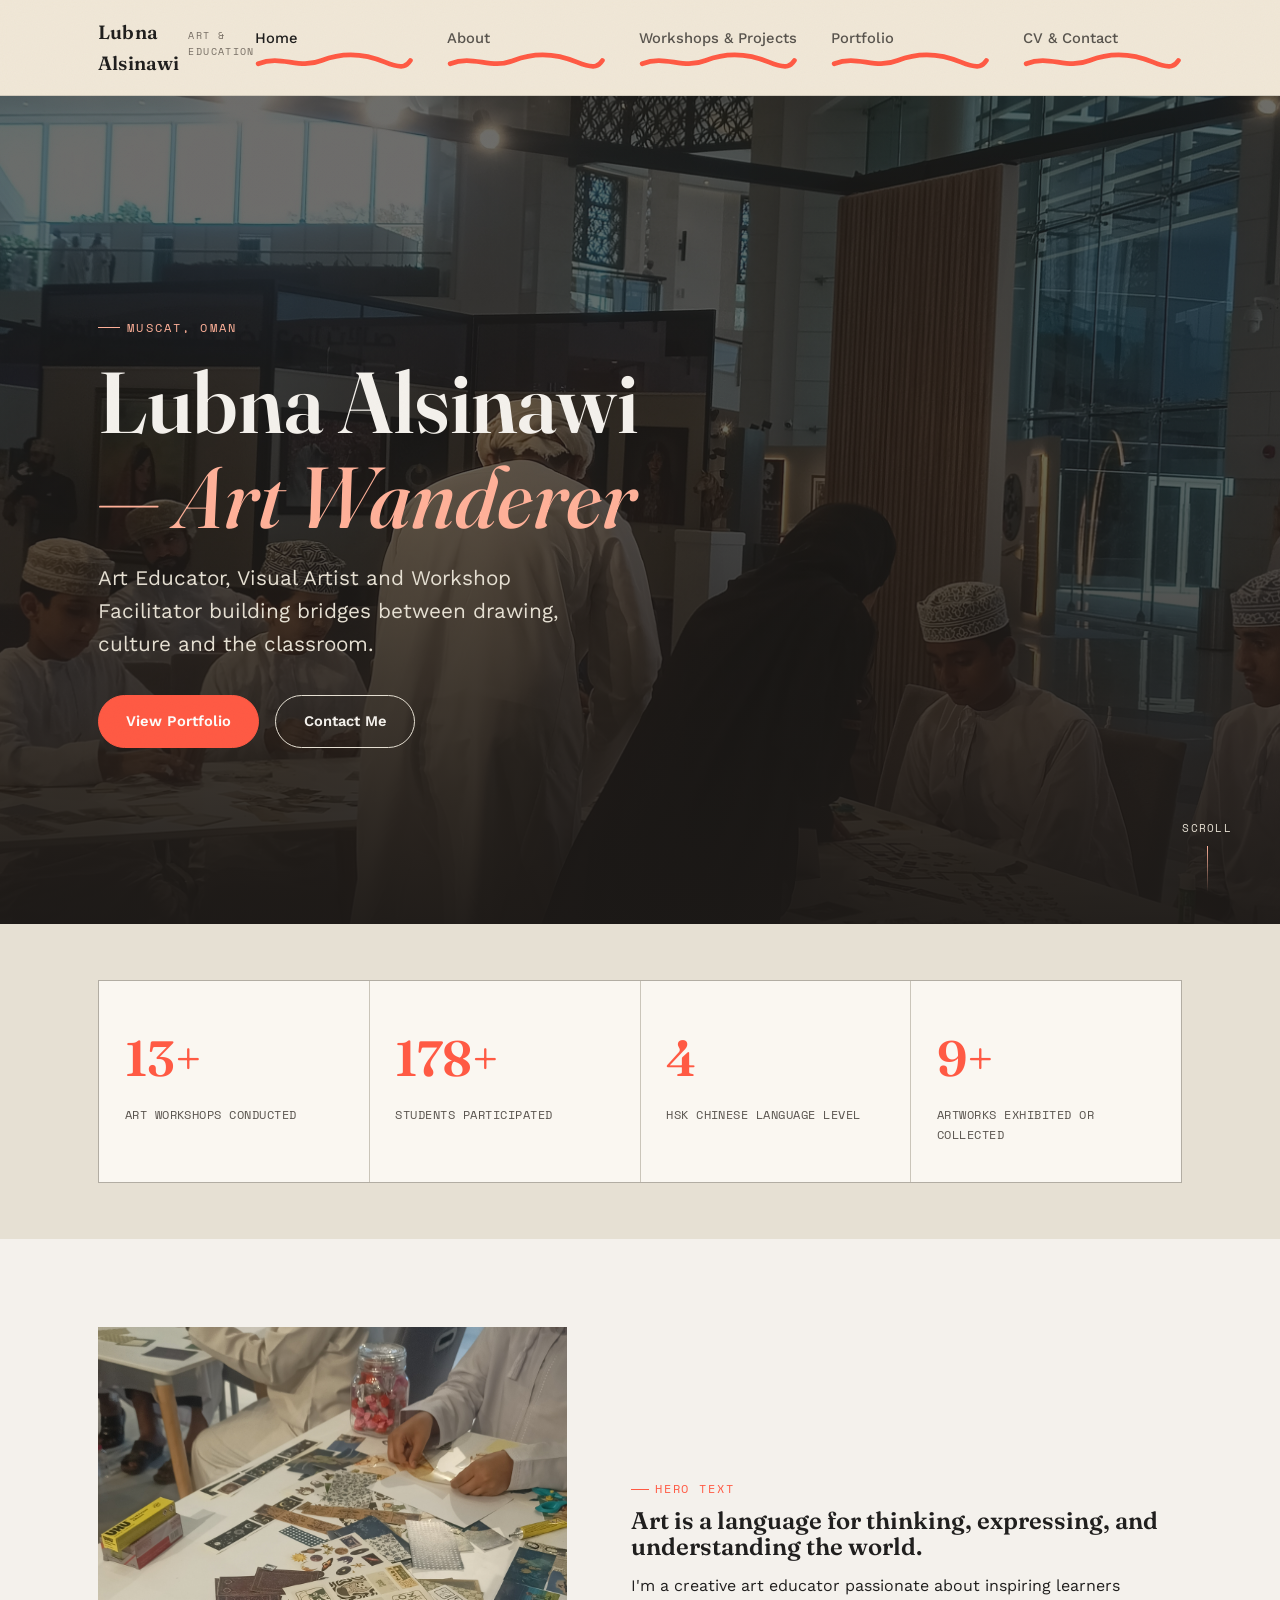
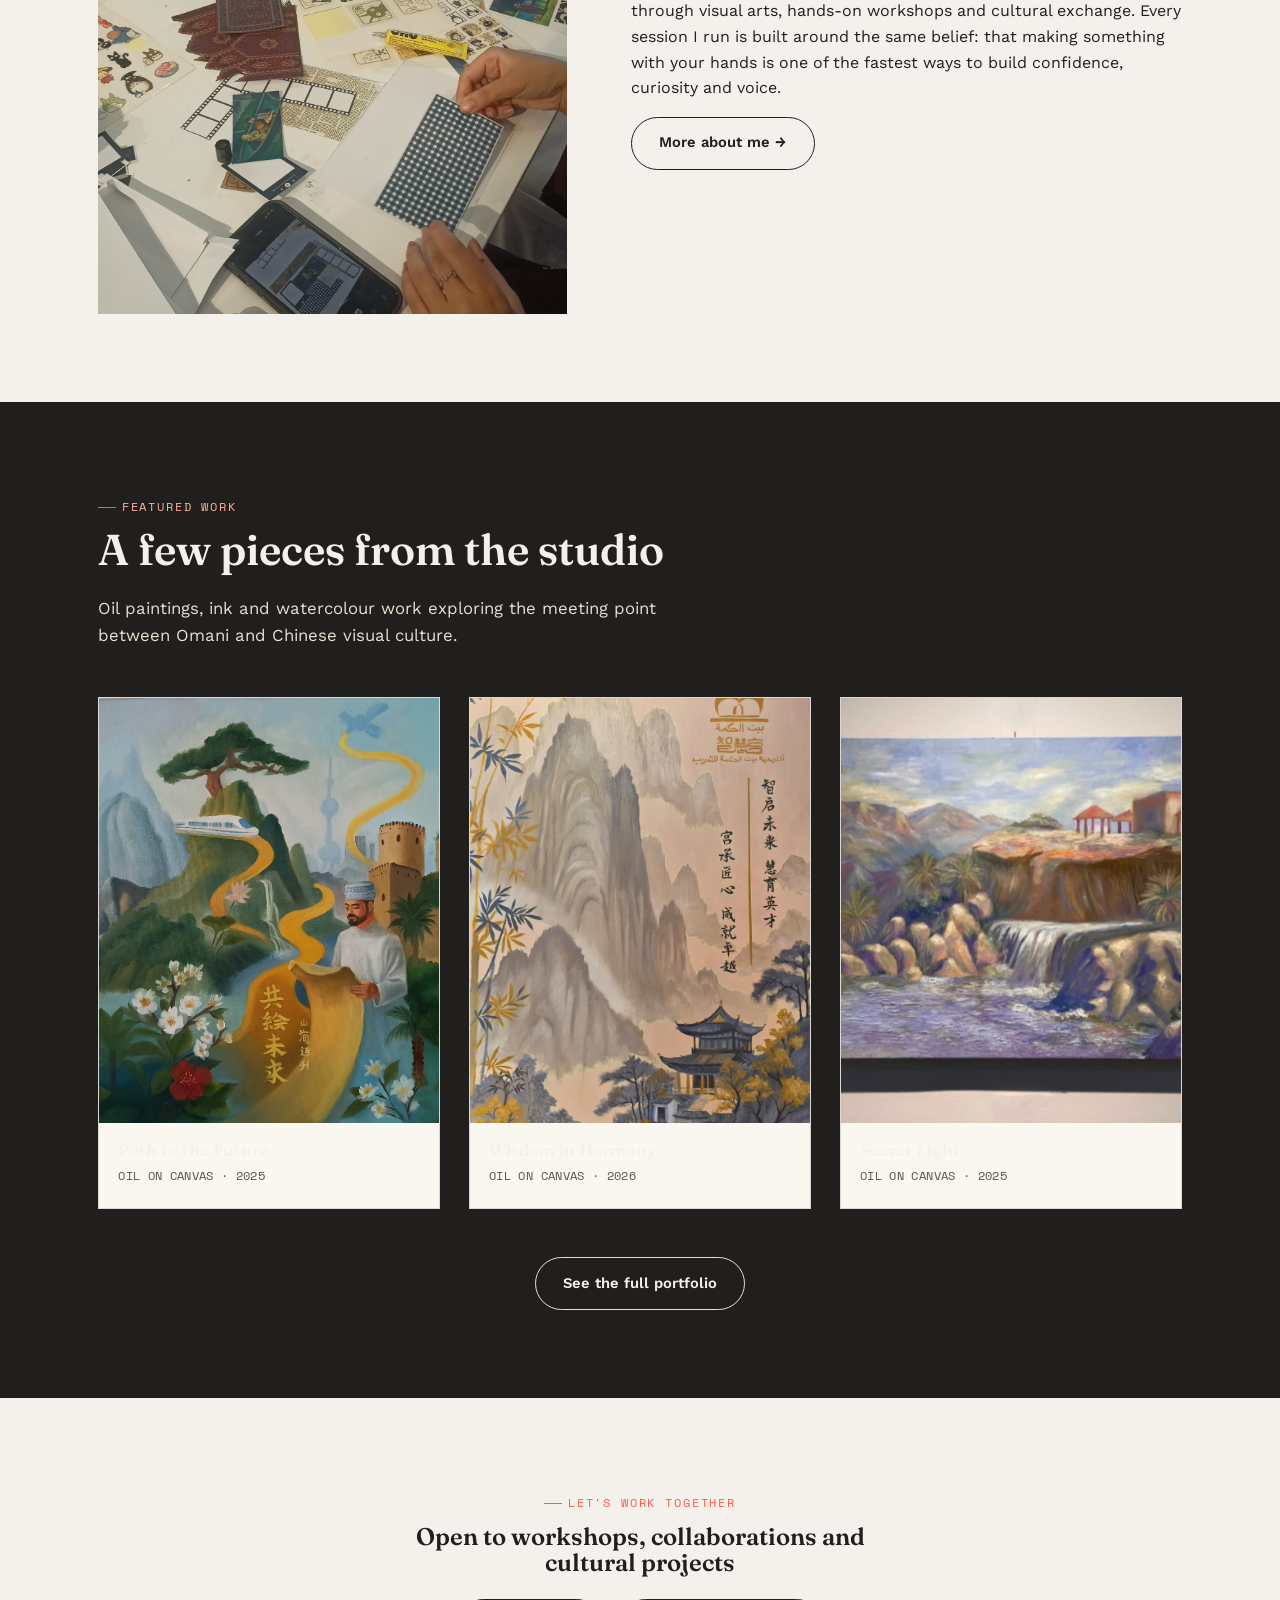
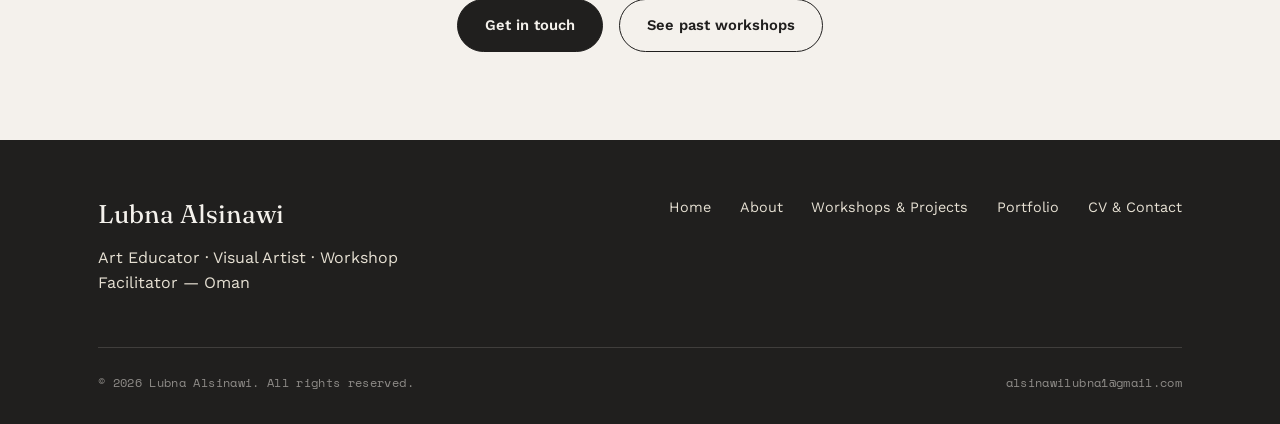
<file: index.html>
<!DOCTYPE html>
<html lang="en">
<head>
<meta charset="UTF-8">
<meta name="viewport" content="width=device-width, initial-scale=1.0">
<title>Lubna Alsinawi — Art Educator &amp; Visual Artist</title>
<meta name="description" content="Lubna Alsinawi is an art educator, visual artist and workshop facilitator based in Oman, working across oil painting, watercolour and cross-cultural art education.">
<link rel="preconnect" href="https://fonts.googleapis.com">
<link rel="stylesheet" href="css/style.css">
</head>
<body>

<header class="site-header">
  <nav class="nav">
    <a href="index.html" class="brand">Lubna Alsinawi <small>Art &amp; Education</small></a>
    <ul class="nav-links">
      <li><a href="index.html">Home</a><svg class="brush" viewBox="0 0 100 12" preserveAspectRatio="none"><path d="M2 8c15-6 25 4 40-2s28-4 40 1 14 2 16-1" fill="none" stroke="currentColor" stroke-width="3" stroke-linecap="round"/></svg></li>
      <li><a href="about.html">About</a><svg class="brush" viewBox="0 0 100 12" preserveAspectRatio="none"><path d="M2 8c15-6 25 4 40-2s28-4 40 1 14 2 16-1" fill="none" stroke="currentColor" stroke-width="3" stroke-linecap="round"/></svg></li>
      <li><a href="workshops.html">Workshops &amp; Projects</a><svg class="brush" viewBox="0 0 100 12" preserveAspectRatio="none"><path d="M2 8c15-6 25 4 40-2s28-4 40 1 14 2 16-1" fill="none" stroke="currentColor" stroke-width="3" stroke-linecap="round"/></svg></li>
      <li><a href="portfolio.html">Portfolio</a><svg class="brush" viewBox="0 0 100 12" preserveAspectRatio="none"><path d="M2 8c15-6 25 4 40-2s28-4 40 1 14 2 16-1" fill="none" stroke="currentColor" stroke-width="3" stroke-linecap="round"/></svg></li>
      <li><a href="contact.html">CV &amp; Contact</a><svg class="brush" viewBox="0 0 100 12" preserveAspectRatio="none"><path d="M2 8c15-6 25 4 40-2s28-4 40 1 14 2 16-1" fill="none" stroke="currentColor" stroke-width="3" stroke-linecap="round"/></svg></li>
    </ul>
    <button class="nav-toggle" aria-label="Toggle navigation" aria-expanded="false"><span></span></button>
  </nav>
</header>

<main>

  <!-- ============================= HERO ============================= -->
  <section class="hero">
    <div class="hero-media">
      <img src="assets/images/hero-workshop.jpg" alt="Lubna Alsinawi leading a hands-on art workshop with students">
    </div>
    <div class="hero-content">
      <div class="hero-eyebrow">Muscat, Oman</div>
      <h1>Lubna Alsinawi<br><em>— Art Wanderer</em></h1>
      <p class="hero-tagline">Art Educator, Visual Artist and Workshop Facilitator building bridges between drawing, culture and the classroom.</p>
      <div class="btn-row">
        <a href="portfolio.html" class="btn btn-primary">View Portfolio</a>
        <a href="contact.html" class="btn btn-ghost">Contact Me</a>
      </div>
    </div>
    <div class="hero-scroll"><span>Scroll</span><span class="line"></span></div>
  </section>

  <!-- ============================= STATS ============================= -->
  <section class="bg-deep" style="padding-top:3.5rem; padding-bottom:3.5rem;">
    <div class="wrap">
      <div class="stats-grid reveal">
        <div class="stat-card">
          <span class="stat-num" data-count-to="15" data-suffix="+">0</span>
          <span class="stat-label">Art Workshops Conducted</span>
        </div>
        <div class="stat-card">
          <span class="stat-num" data-count-to="200" data-suffix="+">0</span>
          <span class="stat-label">Students Participated</span>
        </div>
        <div class="stat-card">
          <span class="stat-num" data-count-to="4" data-suffix="">0</span>
          <span class="stat-label">HSK Chinese Language Level</span>
        </div>
        <div class="stat-card">
          <span class="stat-num" data-count-to="10" data-suffix="+">0</span>
          <span class="stat-label">Artworks Exhibited or Collected</span>
        </div>
      </div>
    </div>
  </section>

  <!-- ============================= INTRO / MISSION ============================= -->
  <section>
    <div class="wrap split reveal">
      <div class="photo-frame" style="--ar: 4/5;" data-label="Lubna working with students on a mixed-media project">
        <img src="assets/images/about-hands-on.jpg" alt="Close-up of a hands-on collage and drawing session">
      </div>
      <div>
        <span class="eyebrow">Hero Text</span>
        <h2 style="margin-top:.6rem;">Art is a language for thinking, expressing, and understanding the world.</h2>
        <p>I'm a creative art educator passionate about inspiring learners through visual arts, hands-on workshops and cultural exchange. Every session I run is built around the same belief: that making something with your hands is one of the fastest ways to build confidence, curiosity and voice.</p>
        <div class="btn-row">
          <a href="about.html" class="btn btn-ghost">More about me →</a>
        </div>
      </div>
    </div>
  </section>

  <!-- ============================= FEATURED WORK ============================= -->
  <section class="bg-ink">
    <div class="wrap">
      <div class="section-head reveal">
        <span class="eyebrow" style="color:var(--gold);">Featured Work</span>
        <h2 style="margin-top:.6rem;">A few pieces from the studio</h2>
        <p>Oil paintings, ink and watercolour work exploring the meeting point between Omani and Chinese visual culture.</p>
      </div>
      <div class="grid-3 reveal">
        <a href="portfolio.html" class="art-card" style="text-decoration:none;">
          <div class="photo-frame" style="--ar: 4/5;">
            <img src="assets/images/painting-path-to-the-future.jpg" alt="Path to the Future, oil on canvas">
          </div>
          <div class="art-card-info">
            <h3>Path to the Future</h3>
            <span class="art-card-meta">Oil on Canvas · 2025</span>
          </div>
        </a>
        <a href="portfolio.html" class="art-card" style="text-decoration:none;">
          <div class="photo-frame" style="--ar: 4/5;">
            <img src="assets/images/painting-wisdom-in-harmony.jpg" alt="Wisdom in Harmony, oil on canvas">
          </div>
          <div class="art-card-info">
            <h3>Wisdom in Harmony</h3>
            <span class="art-card-meta">Oil on Canvas · 2026</span>
          </div>
        </a>
        <a href="portfolio.html" class="art-card" style="text-decoration:none;">
          <div class="photo-frame" style="--ar: 4/5;">
            <img src="assets/images/painting-secret-light.jpg" alt="Secret Light, oil on canvas">
          </div>
          <div class="art-card-info">
            <h3>Secret Light</h3>
            <span class="art-card-meta">Oil on Canvas · 2025</span>
          </div>
        </a>
      </div>
      <div class="text-center mt-lg reveal">
        <a href="portfolio.html" class="btn btn-ghost" style="border-color:var(--paper-deep); color:var(--paper);">See the full portfolio</a>
      </div>
    </div>
  </section>

  <!-- ============================= CTA STRIP ============================= -->
  <section>
    <div class="wrap text-center reveal" style="max-width:640px;">
      <span class="eyebrow" style="justify-content:center;">Let's work together</span>
      <h2 style="margin-top:.7rem;">Open to workshops, collaborations and cultural projects</h2>
      <div class="btn-row" style="justify-content:center; margin-top:1.4rem;">
        <a href="contact.html" class="btn btn-primary">Get in touch</a>
        <a href="workshops.html" class="btn btn-ghost">See past workshops</a>
      </div>
    </div>
  </section>

</main>

<footer class="site-footer">
  <div class="wrap">
    <div class="footer-top">
      <div>
        <div class="footer-brand">Lubna Alsinawi</div>
        <p style="color:var(--paper-deep); margin-top:.6rem; max-width:32ch;">Art Educator · Visual Artist · Workshop Facilitator — Oman</p>
      </div>
      <ul class="footer-nav">
        <li><a href="index.html">Home</a></li>
        <li><a href="about.html">About</a></li>
        <li><a href="workshops.html">Workshops &amp; Projects</a></li>
        <li><a href="portfolio.html">Portfolio</a></li>
        <li><a href="contact.html">CV &amp; Contact</a></li>
      </ul>
    </div>
    <div class="footer-bottom">
      <span>© 2026 Lubna Alsinawi. All rights reserved.</span>
      <span>alsinawilubna1@gmail.com</span>
    </div>
  </div>
</footer>

<script src="js/main.js"></script>
</body>
</html>
</file>
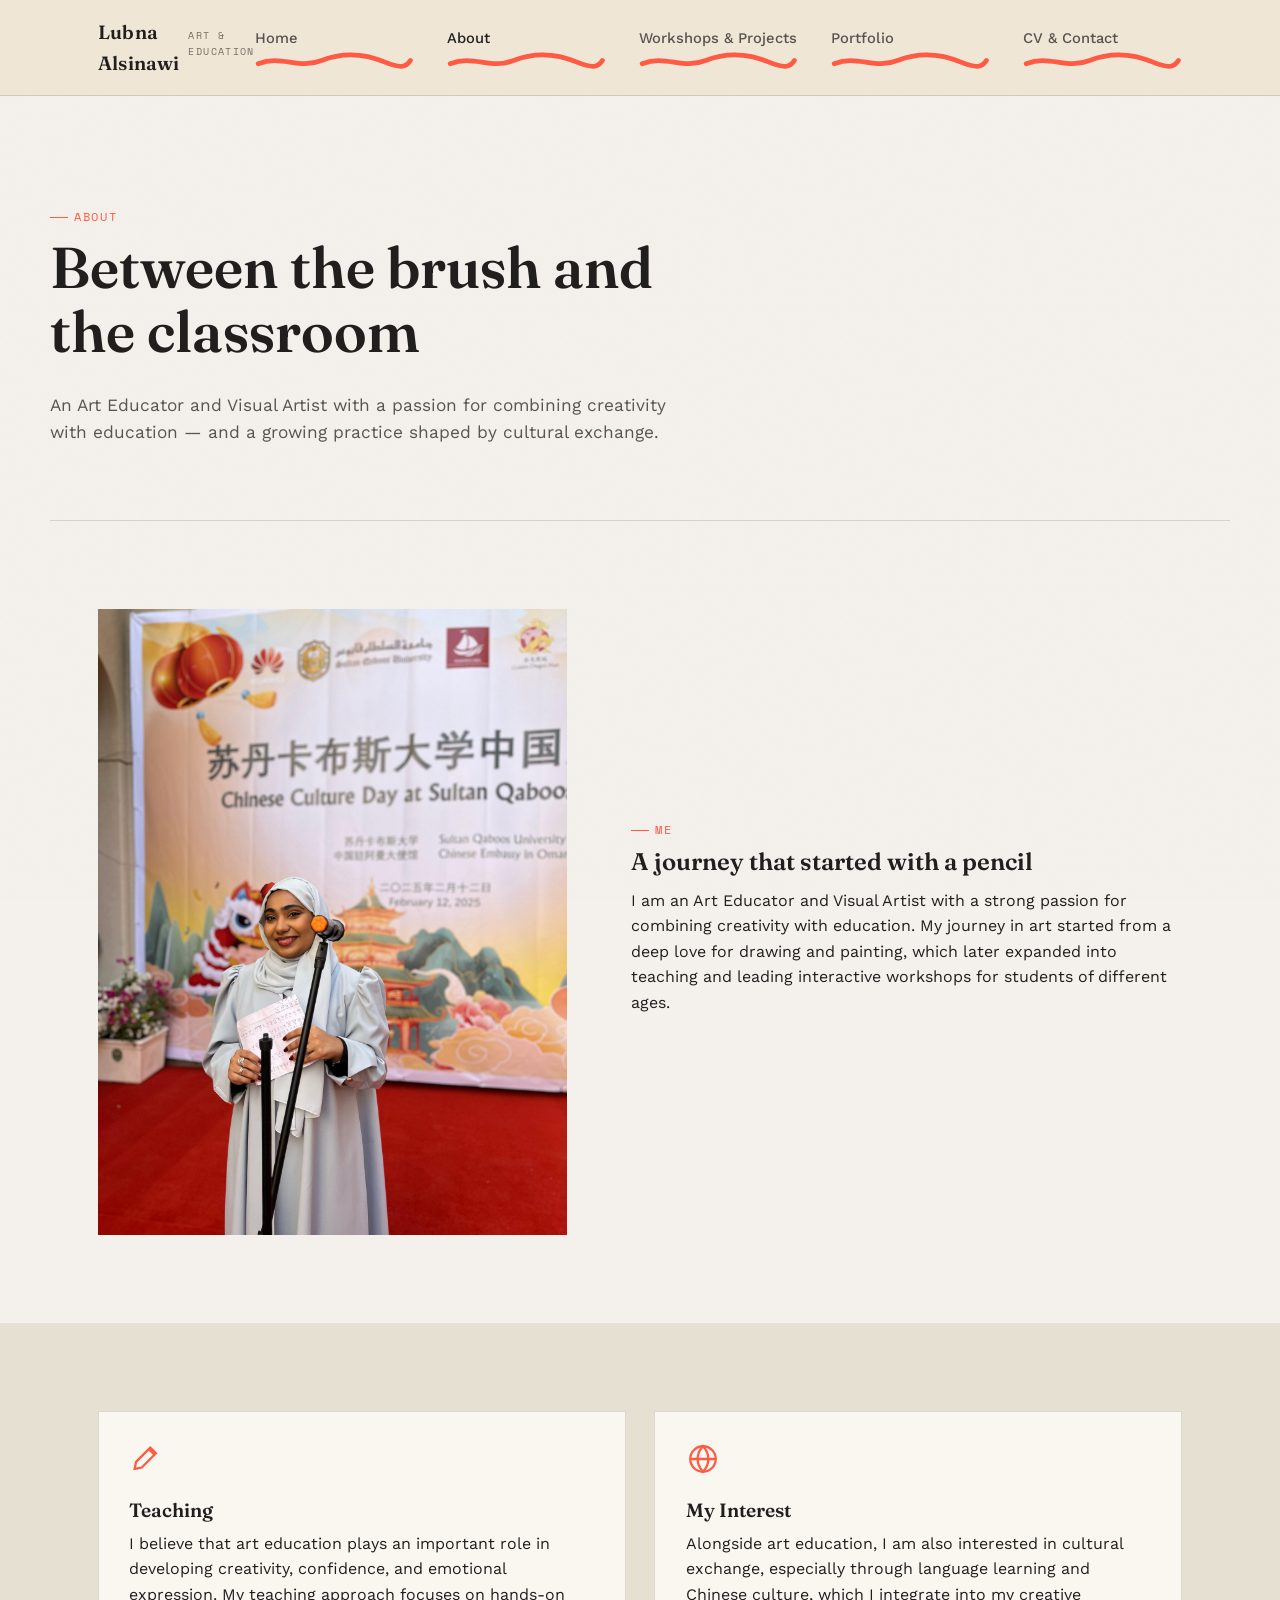
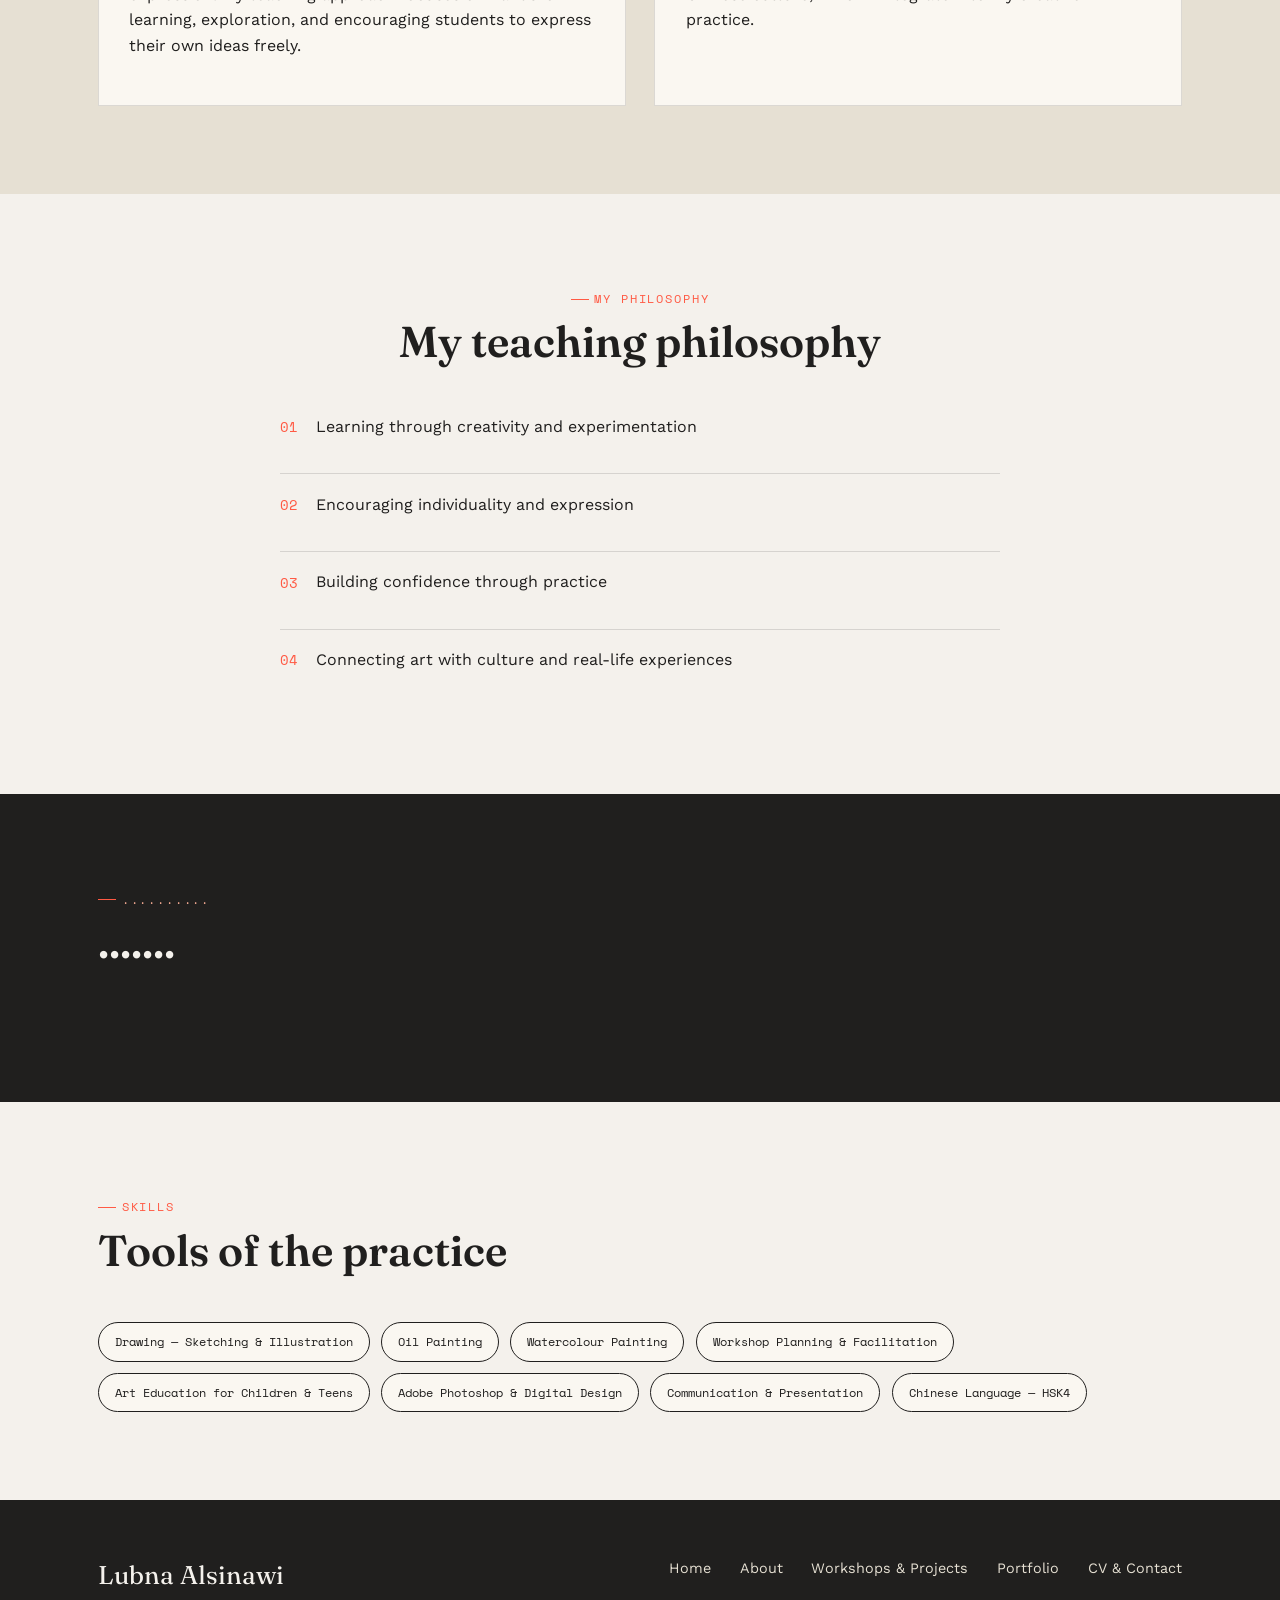
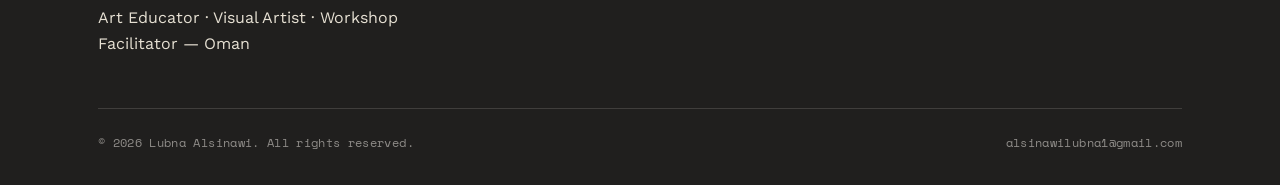
<file: about.html>
<!DOCTYPE html>
<html lang="en">
<head>
<meta charset="UTF-8">
<meta name="viewport" content="width=device-width, initial-scale=1.0">
<title>About — Lubna Alsinawi</title>
<meta name="description" content="Learn about Lubna Alsinawi's teaching philosophy, interests in cultural exchange, and artistic skills.">
<link rel="preconnect" href="https://fonts.googleapis.com">
<link rel="stylesheet" href="css/style.css">
</head>
<body>

<header class="site-header">
  <nav class="nav">
    <a href="index.html" class="brand">Lubna Alsinawi <small>Art &amp; Education</small></a>
    <ul class="nav-links">
      <li><a href="index.html">Home</a><svg class="brush" viewBox="0 0 100 12" preserveAspectRatio="none"><path d="M2 8c15-6 25 4 40-2s28-4 40 1 14 2 16-1" fill="none" stroke="currentColor" stroke-width="3" stroke-linecap="round"/></svg></li>
      <li><a href="about.html">About</a><svg class="brush" viewBox="0 0 100 12" preserveAspectRatio="none"><path d="M2 8c15-6 25 4 40-2s28-4 40 1 14 2 16-1" fill="none" stroke="currentColor" stroke-width="3" stroke-linecap="round"/></svg></li>
      <li><a href="workshops.html">Workshops &amp; Projects</a><svg class="brush" viewBox="0 0 100 12" preserveAspectRatio="none"><path d="M2 8c15-6 25 4 40-2s28-4 40 1 14 2 16-1" fill="none" stroke="currentColor" stroke-width="3" stroke-linecap="round"/></svg></li>
      <li><a href="portfolio.html">Portfolio</a><svg class="brush" viewBox="0 0 100 12" preserveAspectRatio="none"><path d="M2 8c15-6 25 4 40-2s28-4 40 1 14 2 16-1" fill="none" stroke="currentColor" stroke-width="3" stroke-linecap="round"/></svg></li>
      <li><a href="contact.html">CV &amp; Contact</a><svg class="brush" viewBox="0 0 100 12" preserveAspectRatio="none"><path d="M2 8c15-6 25 4 40-2s28-4 40 1 14 2 16-1" fill="none" stroke="currentColor" stroke-width="3" stroke-linecap="round"/></svg></li>
    </ul>
    <button class="nav-toggle" aria-label="Toggle navigation" aria-expanded="false"><span></span></button>
  </nav>
</header>

<main>

  <div class="page-header wrap">
    <span class="eyebrow">About</span>
    <h1 style="margin-top:.6rem;">Between the brush and the classroom</h1>
    <p>An Art Educator and Visual Artist with a passion for combining creativity with education — and a growing practice shaped by cultural exchange.</p>
  </div>

  <!-- ============================= ME ============================= -->
  <section>
    <div class="wrap split reveal">
      <div class="photo-frame" style="--ar: 3/4;" data-label="Portrait of Lubna at a cultural event">
        <img src="assets/images/about-portrait.jpg" alt="Lubna Alsinawi speaking at a Chinese Culture Day event">
      </div>
      <div>
        <span class="eyebrow">Me</span>
        <h2 style="margin-top:.6rem;">A journey that started with a pencil</h2>
        <p>I am an Art Educator and Visual Artist with a strong passion for combining creativity with education. My journey in art started from a deep love for drawing and painting, which later expanded into teaching and leading interactive workshops for students of different ages.</p>
      </div>
    </div>
  </section>

  <!-- ============================= TEACHING / INTEREST ============================= -->
  <section class="bg-deep">
    <div class="wrap">
      <div class="grid-2 reveal">
        <div class="tile">
          <svg class="tile-icon" viewBox="0 0 24 24" fill="none" stroke="currentColor" stroke-width="1.6"><path d="M4 19l5-1 10-10-4-4L5 14l-1 5z"/><path d="M14 5l4 4"/></svg>
          <h3>Teaching</h3>
          <p>I believe that art education plays an important role in developing creativity, confidence, and emotional expression. My teaching approach focuses on hands-on learning, exploration, and encouraging students to express their own ideas freely.</p>
        </div>
        <div class="tile">
          <svg class="tile-icon" viewBox="0 0 24 24" fill="none" stroke="currentColor" stroke-width="1.6"><circle cx="12" cy="12" r="9"/><path d="M3 12h18M12 3c2.5 2.7 3.8 6 3.8 9s-1.3 6.3-3.8 9c-2.5-2.7-3.8-6-3.8-9S9.5 5.7 12 3z"/></svg>
          <h3>My Interest</h3>
          <p>Alongside art education, I am also interested in cultural exchange, especially through language learning and Chinese culture, which I integrate into my creative practice.</p>
        </div>
      </div>
    </div>
  </section>

  <!-- ============================= PHILOSOPHY ============================= -->
  <section>
    <div class="wrap">
      <div class="section-head center-head reveal">
        <span class="eyebrow" style="justify-content:center;">My Philosophy</span>
        <h2 style="margin-top:.6rem;">My teaching philosophy</h2>
      </div>
      <div class="philo-list reveal" style="max-width:720px; margin:0 auto;">
        <div class="philo-item"><span class="philo-num">01</span><p>Learning through creativity and experimentation</p></div>
        <div class="philo-item"><span class="philo-num">02</span><p>Encouraging individuality and expression</p></div>
        <div class="philo-item"><span class="philo-num">03</span><p>Building confidence through practice</p></div>
        <div class="philo-item"><span class="philo-num">04</span><p>Connecting art with culture and real-life experiences</p></div>
      </div>
    </div>
  </section>

  <!-- ============================= ......... ============================= -->
  <section class="bg-ink">
    <div class="wrap">
      <div class="section-head reveal">
        <span class="eyebrow" style="color:var(--gold);">..........</span>
        <h2 style="margin-top:.6rem;">.......</h2>
      </div>
  </section>

  <!-- ============================= SKILLS ============================= -->
  <section>
    <div class="wrap reveal">
      <div class="section-head">
        <span class="eyebrow">Skills</span>
        <h2 style="margin-top:.6rem;">Tools of the practice</h2>
      </div>
      <div class="chip-cloud">
        <span class="chip">Drawing — Sketching &amp; Illustration</span>
        <span class="chip">Oil Painting</span>
        <span class="chip">Watercolour Painting</span>
        <span class="chip">Workshop Planning &amp; Facilitation</span>
        <span class="chip">Art Education for Children &amp; Teens</span>
        <span class="chip">Adobe Photoshop &amp; Digital Design</span>
        <span class="chip">Communication &amp; Presentation</span>
        <span class="chip">Chinese Language — HSK4</span>
      </div>
    </div>
  </section>

</main>

<footer class="site-footer">
  <div class="wrap">
    <div class="footer-top">
      <div>
        <div class="footer-brand">Lubna Alsinawi</div>
        <p style="color:var(--paper-deep); margin-top:.6rem; max-width:32ch;">Art Educator · Visual Artist · Workshop Facilitator — Oman</p>
      </div>
      <ul class="footer-nav">
        <li><a href="index.html">Home</a></li>
        <li><a href="about.html">About</a></li>
        <li><a href="workshops.html">Workshops &amp; Projects</a></li>
        <li><a href="portfolio.html">Portfolio</a></li>
        <li><a href="contact.html">CV &amp; Contact</a></li>
      </ul>
    </div>
    <div class="footer-bottom">
      <span>© 2026 Lubna Alsinawi. All rights reserved.</span>
      <span>alsinawilubna1@gmail.com</span>
    </div>
  </div>
</footer>

<script src="js/main.js"></script>
</body>
</html>
</file>
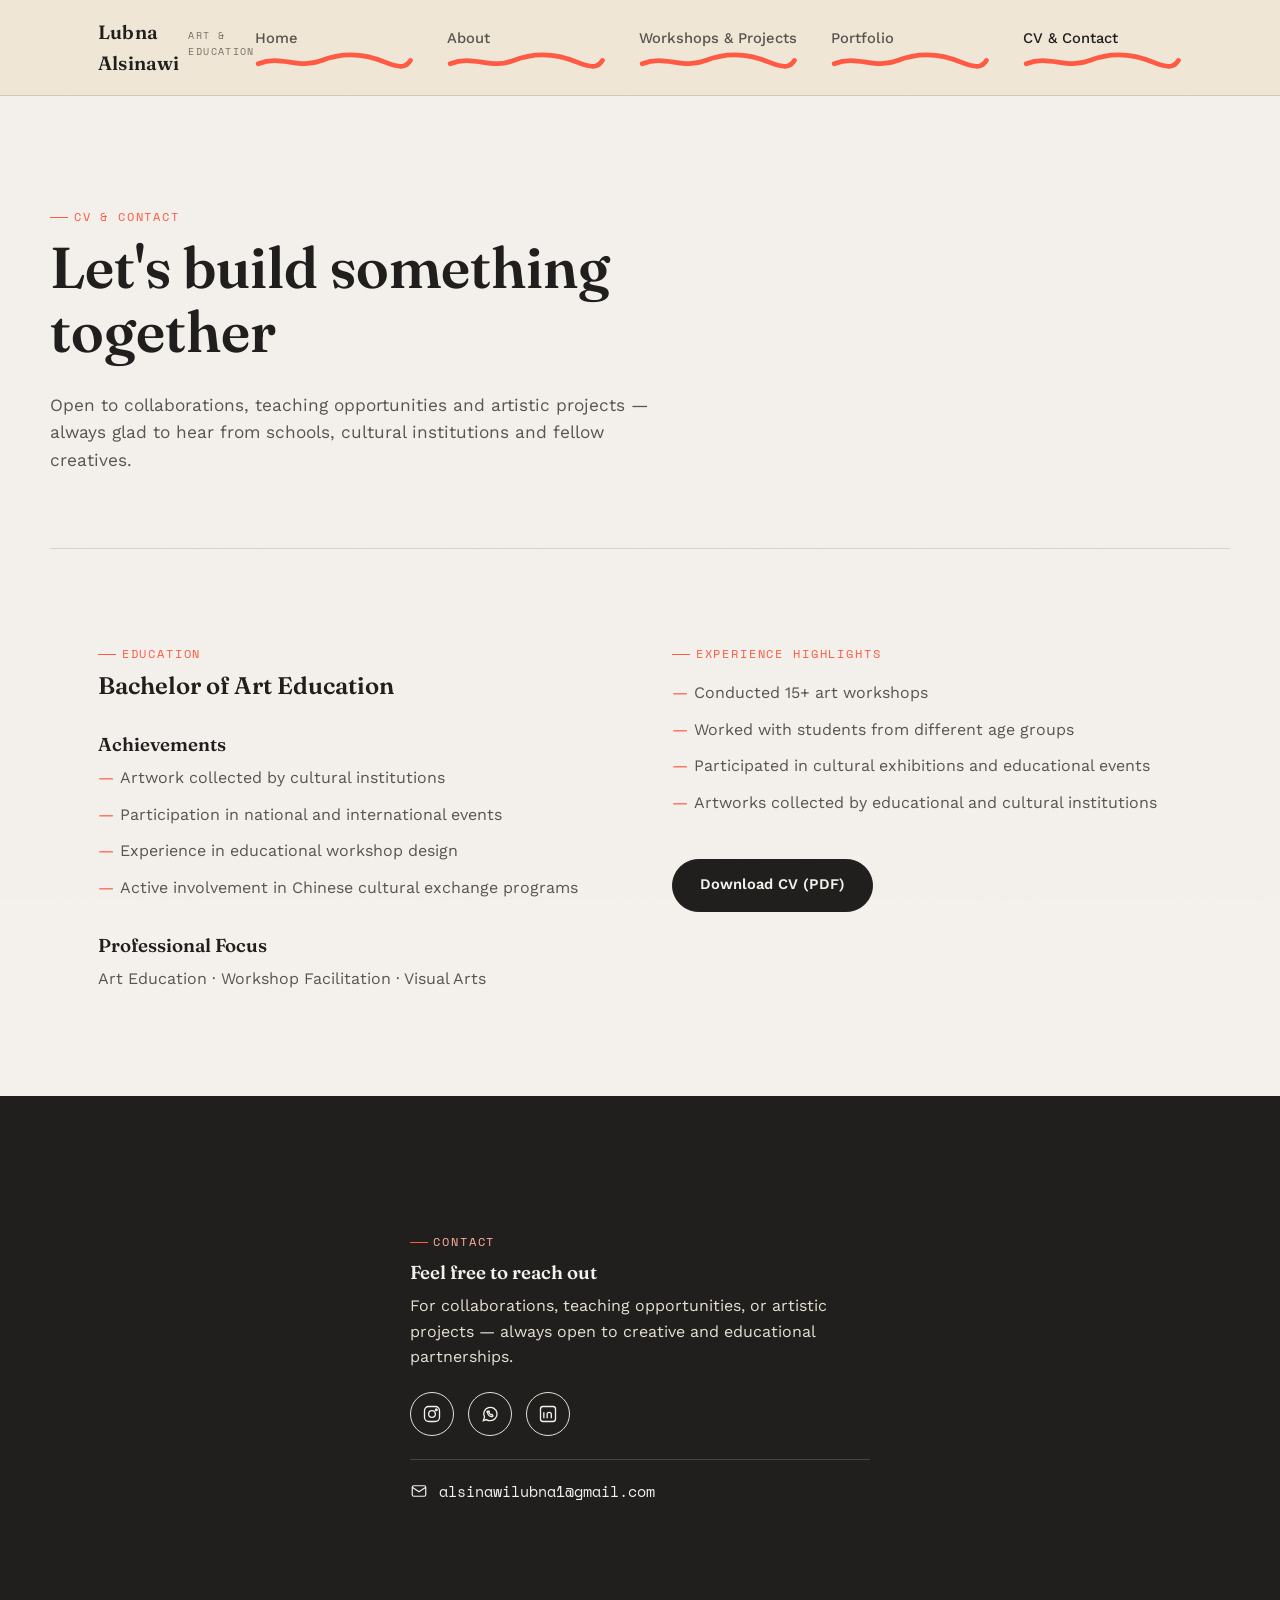
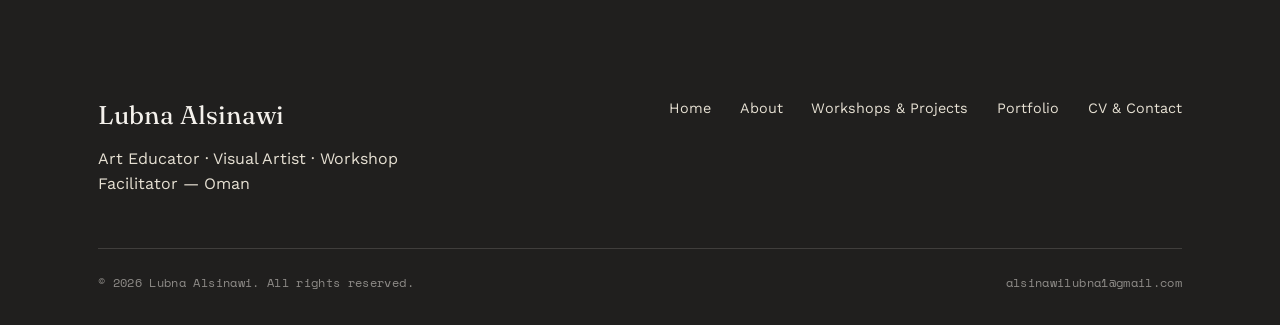
<file: contact.html>
<!DOCTYPE html>
<html lang="en">
<head>
<meta charset="UTF-8">
<meta name="viewport" content="width=device-width, initial-scale=1.0">
<title>CV &amp; Contact — Lubna Alsinawi</title>
<meta name="description" content="CV, achievements and contact details for Lubna Alsinawi, Art Educator and Visual Artist.">
<link rel="preconnect" href="https://fonts.googleapis.com">
<link rel="stylesheet" href="css/style.css">
</head>
<body>

<header class="site-header">
  <nav class="nav">
    <a href="index.html" class="brand">Lubna Alsinawi <small>Art &amp; Education</small></a>
    <ul class="nav-links">
      <li><a href="index.html">Home</a><svg class="brush" viewBox="0 0 100 12" preserveAspectRatio="none"><path d="M2 8c15-6 25 4 40-2s28-4 40 1 14 2 16-1" fill="none" stroke="currentColor" stroke-width="3" stroke-linecap="round"/></svg></li>
      <li><a href="about.html">About</a><svg class="brush" viewBox="0 0 100 12" preserveAspectRatio="none"><path d="M2 8c15-6 25 4 40-2s28-4 40 1 14 2 16-1" fill="none" stroke="currentColor" stroke-width="3" stroke-linecap="round"/></svg></li>
      <li><a href="workshops.html">Workshops &amp; Projects</a><svg class="brush" viewBox="0 0 100 12" preserveAspectRatio="none"><path d="M2 8c15-6 25 4 40-2s28-4 40 1 14 2 16-1" fill="none" stroke="currentColor" stroke-width="3" stroke-linecap="round"/></svg></li>
      <li><a href="portfolio.html">Portfolio</a><svg class="brush" viewBox="0 0 100 12" preserveAspectRatio="none"><path d="M2 8c15-6 25 4 40-2s28-4 40 1 14 2 16-1" fill="none" stroke="currentColor" stroke-width="3" stroke-linecap="round"/></svg></li>
      <li><a href="contact.html">CV &amp; Contact</a><svg class="brush" viewBox="0 0 100 12" preserveAspectRatio="none"><path d="M2 8c15-6 25 4 40-2s28-4 40 1 14 2 16-1" fill="none" stroke="currentColor" stroke-width="3" stroke-linecap="round"/></svg></li>
    </ul>
    <button class="nav-toggle" aria-label="Toggle navigation" aria-expanded="false"><span></span></button>
  </nav>
</header>

<main>

  <div class="page-header wrap">
    <span class="eyebrow">CV &amp; Contact</span>
    <h1 style="margin-top:.6rem;">Let's build something together</h1>
    <p>Open to collaborations, teaching opportunities and artistic projects — always glad to hear from schools, cultural institutions and fellow creatives.</p>
  </div>

  <section>
    <div class="wrap cv-grid">

      <div class="reveal">
        <span class="eyebrow">Education</span>
        <h2 style="margin-top:.6rem; font-size:1.5rem;">Bachelor of Art Education</h2>

        <h3 style="margin-top:2.2rem;">Achievements</h3>
        <ul class="cv-list">
          <li>Artwork collected by cultural institutions</li>
          <li>Participation in national and international events</li>
          <li>Experience in educational workshop design</li>
          <li>Active involvement in Chinese cultural exchange programs</li>
        </ul>

        <h3 style="margin-top:2.2rem;">Professional Focus</h3>
        <p style="color:var(--ink-soft);">Art Education · Workshop Facilitation · Visual Arts</p>
      </div>

      <div class="reveal">
        <span class="eyebrow">Experience Highlights</span>
        <ul class="cv-list" style="margin-top:1rem;">
          <li>Conducted 15+ art workshops</li>
          <li>Worked with students from different age groups</li>
          <li>Participated in cultural exhibitions and educational events</li>
          <li>Artworks collected by educational and cultural institutions</li>
        </ul>

        <a href="assets/cv/lubna-alsinawi-cv.pdf" class="btn btn-primary mt-lg" style="margin-top:2rem;">
          Download CV (PDF)
        </a>
      </div>

    </div>
  </section>

  <section class="bg-ink" style="padding-bottom:6rem;">
    <div class="wrap reveal" style="max-width:640px;">
      <div class="contact-panel">
        <span class="eyebrow" style="color:var(--gold);">Contact</span>
        <h3 style="margin-top:.7rem;">Feel free to reach out</h3>
        <p style="color:var(--paper-deep);">For collaborations, teaching opportunities, or artistic projects — always open to creative and educational partnerships.</p>

        <div class="social-row">
          <a href="#" aria-label="Instagram">
            <svg width="20" height="20" viewBox="0 0 24 24" fill="none" stroke="currentColor" stroke-width="1.6"><rect x="3" y="3" width="18" height="18" rx="5"/><circle cx="12" cy="12" r="4"/><circle cx="17.2" cy="6.8" r="1"/></svg>
          </a>
          <a href="#" aria-label="WhatsApp">
            <svg width="20" height="20" viewBox="0 0 24 24" fill="none" stroke="currentColor" stroke-width="1.6"><path d="M4 20l1.4-4.2A8 8 0 1112 20a8 8 0 01-4.4-1.3z"/><path d="M9 9.6c0 3.2 2.4 5.6 5.6 5.6.6 0 1-.5.8-1l-.5-1.3c-.1-.3-.5-.5-.8-.4l-1 .3c-1-.5-1.8-1.3-2.3-2.3l.3-1c.1-.3-.1-.7-.4-.8L9.4 8.7c-.5-.2-1 .2-1 .8z"/></svg>
          </a>
          <a href="#" aria-label="LinkedIn">
            <svg width="20" height="20" viewBox="0 0 24 24" fill="none" stroke="currentColor" stroke-width="1.6"><rect x="3" y="3" width="18" height="18" rx="3"/><path d="M7 10v7M7 7v.01M11 17v-4.5c0-1.4 1-2.5 2.4-2.5S16 11 16 12.5V17M11 17h0"/></svg>
          </a>
        </div>

        <div class="email-line">
          <svg width="18" height="18" viewBox="0 0 24 24" fill="none" stroke="currentColor" stroke-width="1.6"><rect x="3" y="5" width="18" height="14" rx="2"/><path d="M3 7l9 6 9-6"/></svg>
          <span>alsinawilubna1@gmail.com</span>
        </div>
      </div>
    </div>
  </section>

</main>

<footer class="site-footer">
  <div class="wrap">
    <div class="footer-top">
      <div>
        <div class="footer-brand">Lubna Alsinawi</div>
        <p style="color:var(--paper-deep); margin-top:.6rem; max-width:32ch;">Art Educator · Visual Artist · Workshop Facilitator — Oman</p>
      </div>
      <ul class="footer-nav">
        <li><a href="index.html">Home</a></li>
        <li><a href="about.html">About</a></li>
        <li><a href="workshops.html">Workshops &amp; Projects</a></li>
        <li><a href="portfolio.html">Portfolio</a></li>
        <li><a href="contact.html">CV &amp; Contact</a></li>
      </ul>
    </div>
    <div class="footer-bottom">
      <span>© 2026 Lubna Alsinawi. All rights reserved.</span>
      <span>alsinawilubna1@gmail.com</span>
    </div>
  </div>
</footer>

<script src="js/main.js"></script>
</body>
</html>
</file>
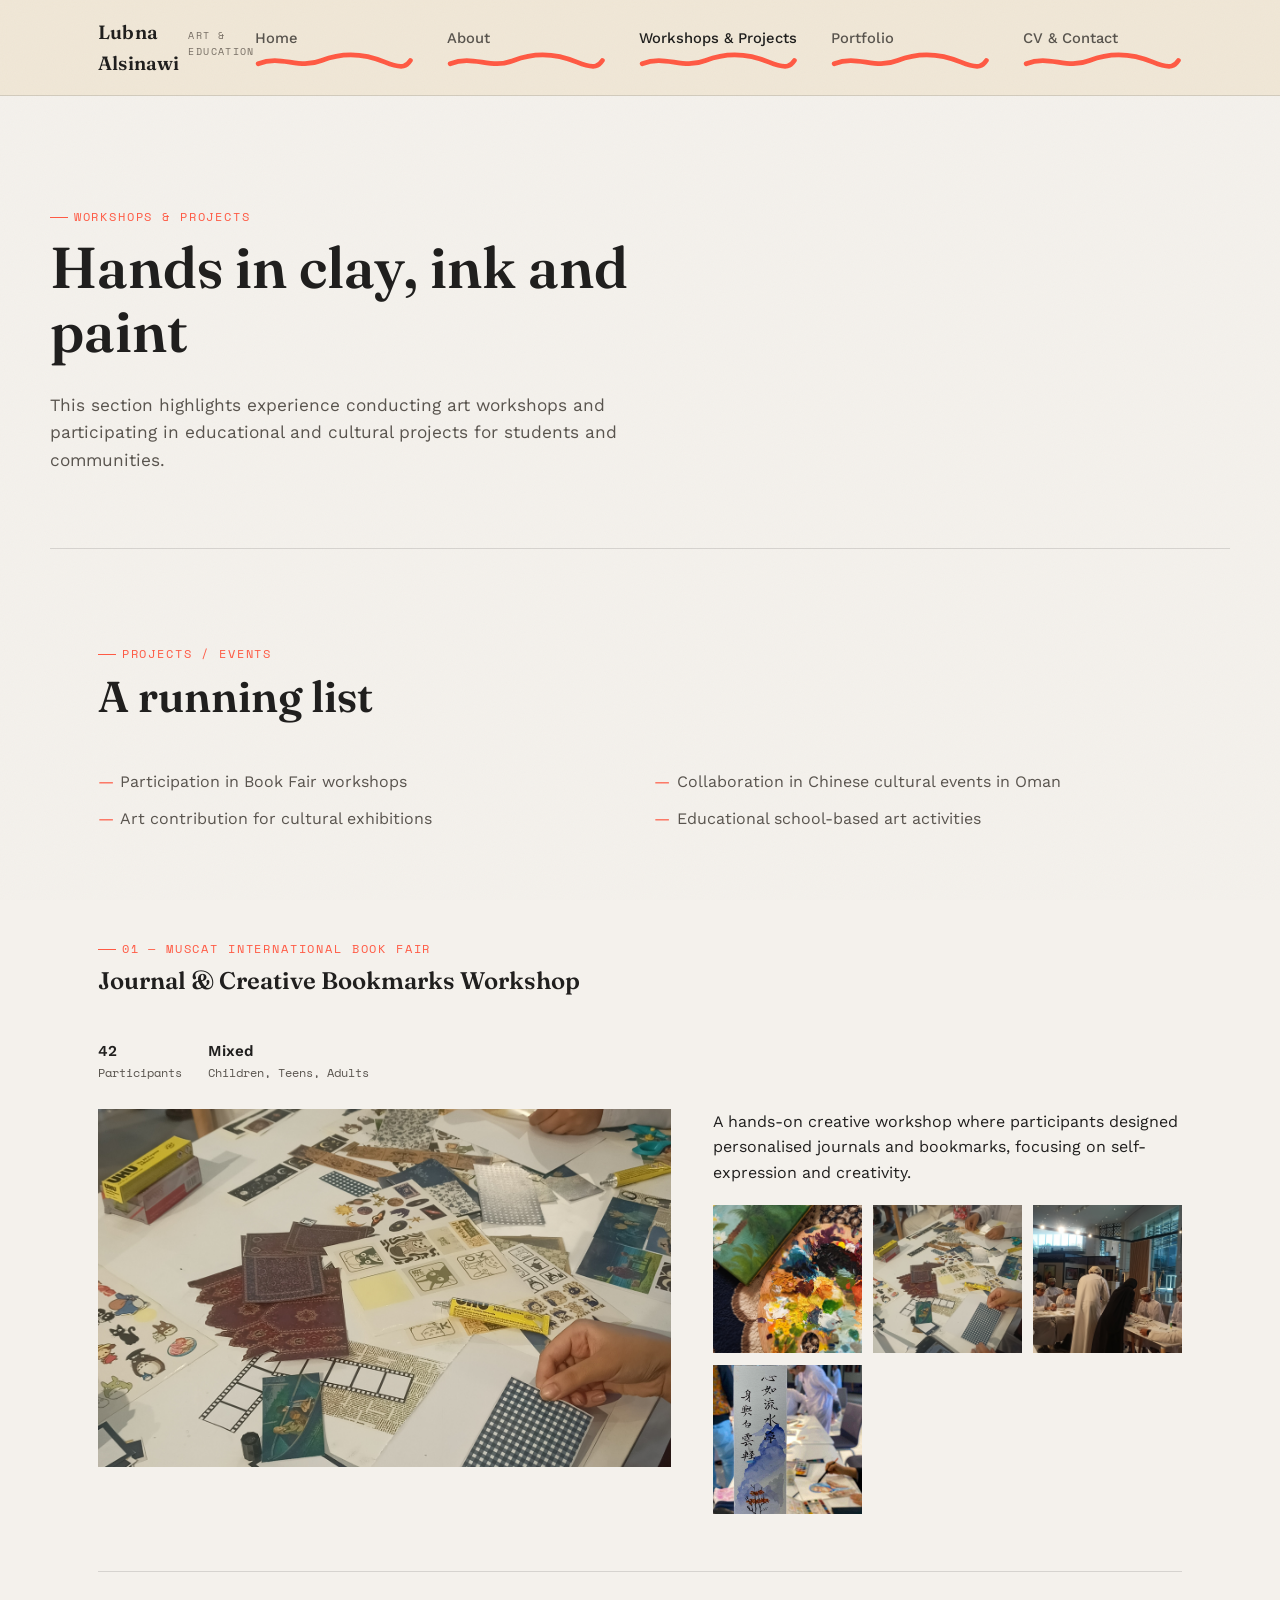
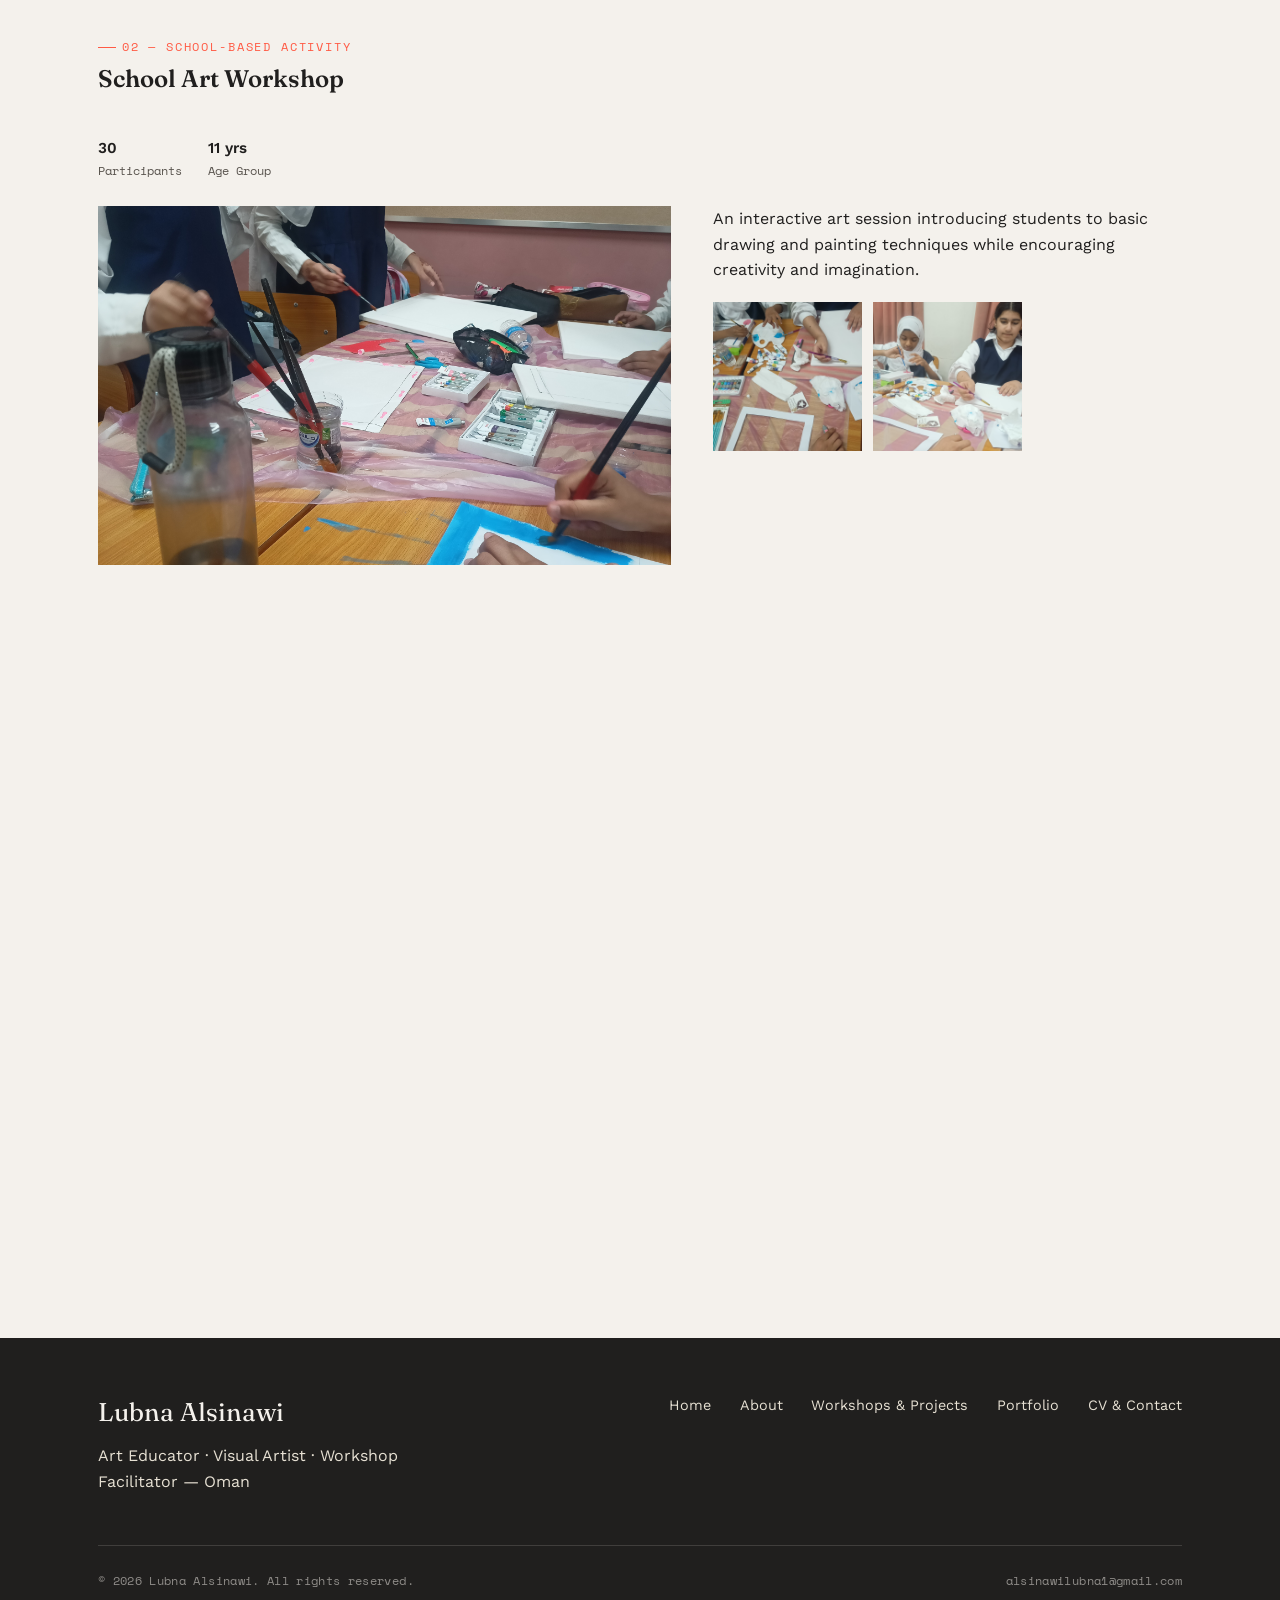
<file: workshops.html>
<!DOCTYPE html>
<html lang="en">
<head>
<meta charset="UTF-8">
<meta name="viewport" content="width=device-width, initial-scale=1.0">
<title>Workshops &amp; Projects — Lubna Alsinawi</title>
<meta name="description" content="Art workshops and cultural projects led by Lubna Alsinawi, including the Muscat International Book Fair, school workshops and Chinese culture events.">
<link rel="preconnect" href="https://fonts.googleapis.com">
<link rel="stylesheet" href="css/style.css">
</head>
<body>

<header class="site-header">
  <nav class="nav">
    <a href="index.html" class="brand">Lubna Alsinawi <small>Art &amp; Education</small></a>
    <ul class="nav-links">
      <li><a href="index.html">Home</a><svg class="brush" viewBox="0 0 100 12" preserveAspectRatio="none"><path d="M2 8c15-6 25 4 40-2s28-4 40 1 14 2 16-1" fill="none" stroke="currentColor" stroke-width="3" stroke-linecap="round"/></svg></li>
      <li><a href="about.html">About</a><svg class="brush" viewBox="0 0 100 12" preserveAspectRatio="none"><path d="M2 8c15-6 25 4 40-2s28-4 40 1 14 2 16-1" fill="none" stroke="currentColor" stroke-width="3" stroke-linecap="round"/></svg></li>
      <li><a href="workshops.html">Workshops &amp; Projects</a><svg class="brush" viewBox="0 0 100 12" preserveAspectRatio="none"><path d="M2 8c15-6 25 4 40-2s28-4 40 1 14 2 16-1" fill="none" stroke="currentColor" stroke-width="3" stroke-linecap="round"/></svg></li>
      <li><a href="portfolio.html">Portfolio</a><svg class="brush" viewBox="0 0 100 12" preserveAspectRatio="none"><path d="M2 8c15-6 25 4 40-2s28-4 40 1 14 2 16-1" fill="none" stroke="currentColor" stroke-width="3" stroke-linecap="round"/></svg></li>
      <li><a href="contact.html">CV &amp; Contact</a><svg class="brush" viewBox="0 0 100 12" preserveAspectRatio="none"><path d="M2 8c15-6 25 4 40-2s28-4 40 1 14 2 16-1" fill="none" stroke="currentColor" stroke-width="3" stroke-linecap="round"/></svg></li>
    </ul>
    <button class="nav-toggle" aria-label="Toggle navigation" aria-expanded="false"><span></span></button>
  </nav>
</header>

<main>

  <div class="page-header wrap">
    <span class="eyebrow">Workshops &amp; Projects</span>
    <h1 style="margin-top:.6rem;">Hands in clay, ink and paint</h1>
    <p>This section highlights experience conducting art workshops and participating in educational and cultural projects for students and communities.</p>
  </div>

  <!-- ============================= PROJECT LIST ============================= -->
  <section style="padding-bottom:2rem;">
    <div class="wrap reveal">
      <div class="section-head">
        <span class="eyebrow">Projects / Events</span>
        <h2 style="margin-top:.6rem;">A running list</h2>
      </div>
      <div class="grid-2">
        <ul class="cv-list">
          <li>Participation in Book Fair workshops</li>
          <li>Art contribution for cultural exhibitions</li>
        </ul>
        <ul class="cv-list">
          <li>Collaboration in Chinese cultural events in Oman</li>
          <li>Educational school-based art activities</li>
        </ul>
      </div>
    </div>
  </section>

  <!-- ============================= WORKSHOP 1 ============================= -->
  <section style="padding-top:0;">
    <div class="wrap">

      <div class="workshop reveal">
        <div class="workshop-head">
          <div>
            <span class="eyebrow">01 — Muscat International Book Fair</span>
            <h2 style="margin-top:.6rem;">Journal &amp; Creative Bookmarks Workshop</h2>
          </div>
        </div>
        <div class="workshop-meta">
          <span><b>42</b>Participants</span>
          <span><b>Mixed</b>Children, Teens, Adults</span>
        </div>
        <div class="workshop-body" style="margin-top:1.6rem;">
          <div class="photo-frame" style="--ar:16/10;">
            <img src="assets/images/workshop-journal-main.jpg" alt="Participants creating journals and bookmarks at the Book Fair">
          </div>
          <div>
            <p>A hands-on creative workshop where participants designed personalised journals and bookmarks, focusing on self-expression and creativity.</p>
            <div class="mini-gallery">
              <div class="photo-frame" style="--ar:1/1;"><img src="assets/images/workshop-journal-1.jpg" alt="Workshop table with journal materials"></div>
              <div class="photo-frame" style="--ar:1/1;"><img src="assets/images/about-hands-on.jpg" alt="Close-up of collage materials for bookmarks"></div>
              <div class="photo-frame" style="--ar:1/1;"><img src="assets/images/hero-workshop.jpg" alt="Finished bookmark with ink calligraphy"></div>
              <div class="photo-frame" style="--ar:1/1;"><img src="assets/images/workshop-journal-2.jpg" alt="Finished bookmark with ink calligraphy"></div>
            </div>
          </div>
        </div>
      </div>

      <!-- ============================= WORKSHOP 2 ============================= -->
      <div class="workshop reveal">
        <div class="workshop-head">
          <div>
            <span class="eyebrow">02 — School-based Activity</span>
            <h2 style="margin-top:.6rem;">School Art Workshop</h2>
          </div>
        </div>
        <div class="workshop-meta">
          <span><b>30</b>Participants</span>
          <span><b>11 yrs</b>Age Group</span>
        </div>
        <div class="workshop-body" style="margin-top:1.6rem;">
          <div class="photo-frame" style="--ar:16/10;">
            <img src="assets/images/workshop-school-main.jpg" alt="Teacher demonstrating painting technique to a student">
          </div>
          <div>
            <p>An interactive art session introducing students to basic drawing and painting techniques while encouraging creativity and imagination.</p>
            <div class="mini-gallery">
              <div class="photo-frame" style="--ar:1/1;"><img src="assets/images/workshop-school-1.jpg" alt="Student sketching in a notebook"></div>
              <div class="photo-frame" style="--ar:1/1;"><img src="assets/images/workshop-school-2.jpg" alt="Student mixing paint on a palette"></div>
            </div>
          </div>
        </div>
      </div>

      <!-- ============================= WORKSHOP 3 ============================= -->
      <div class="workshop reveal">
        <div class="workshop-head">
          <div>
            <span class="eyebrow">03 — Chinese Language Day / Cultural Event</span>
            <h2 style="margin-top:.6rem;">Chinese Culture Art Workshop</h2>
          </div>
        </div>
        <div class="workshop-body" style="margin-top:1.6rem;">
          <div class="photo-frame" style="--ar:16/10;">
            <img src="assets/images/workshop-chinese-main.jpg" alt="Lanterns and courtyard at the Chinese Culture Day event">
          </div>
          <div>
            <p>A cultural workshop combining art and language, introducing students to Chinese symbols, calligraphy-inspired designs, and cultural storytelling through art.</p>
            <div class="mini-gallery">
              <div class="photo-frame" style="--ar:1/1;"><img src="assets/images/workshop-chinese-1.jpg" alt="Red lanterns hanging in a courtyard"></div>
              <div class="photo-frame" style="--ar:1/1;"><img src="assets/images/workshop-chinese-2.jpg" alt="Group photo at Chinese Culture Day at Sultan Qaboos University"></div>
              <div class="photo-frame" style="--ar:1/1;"><img src="assets/images/workshop-chinese-3.jpg" alt="Attendees exploring the cultural event"></div>
              <div class="photo-frame" style="--ar:1/1;"><img src="assets/images/workshop-chinese-4.jpg" alt="Attendees exploring the cultural event"></div>
            </div>
          </div>
        </div>
      </div>

    </div>
  </section>

</main>

<footer class="site-footer">
  <div class="wrap">
    <div class="footer-top">
      <div>
        <div class="footer-brand">Lubna Alsinawi</div>
        <p style="color:var(--paper-deep); margin-top:.6rem; max-width:32ch;">Art Educator · Visual Artist · Workshop Facilitator — Oman</p>
      </div>
      <ul class="footer-nav">
        <li><a href="index.html">Home</a></li>
        <li><a href="about.html">About</a></li>
        <li><a href="workshops.html">Workshops &amp; Projects</a></li>
        <li><a href="portfolio.html">Portfolio</a></li>
        <li><a href="contact.html">CV &amp; Contact</a></li>
      </ul>
    </div>
    <div class="footer-bottom">
      <span>© 2026 Lubna Alsinawi. All rights reserved.</span>
      <span>alsinawilubna1@gmail.com</span>
    </div>
  </div>
</footer>

<script src="js/main.js"></script>
</body>
</html>
</file>
<file: css/style.css>
/* ==========================================================================
   Lubna Alsinawi — Portfolio
   Design language: "Ink & Clay" — sumi-ink brushwork meets Omani parchment,
   reflecting a practice that sits between Arabic craft and Chinese calligraphy.
   ========================================================================== */

@import url('https://fonts.googleapis.com/css2?family=Fraunces:ital,opsz,wght@0,9..144,400;0,9..144,500;0,9..144,600;0,9..144,700;1,9..144,500&family=Work+Sans:wght@300;400;500;600&family=Space+Mono:wght@400;700&display=swap');

:root{
  /* --- Color tokens: "Charcoal & Coral" --- */
  --ink:        #201f1e;   /* charcoal, main text + dark surfaces */
  --ink-soft:   #59544e;
  --paper:      #f4f1ec;   /* warm off-white background */
  --paper-deep: #e6e0d3;   /* deeper neutral for panels */
  --paper-line: rgba(32,31,30,0.14);
  --seal:       #ff5a44;   /* vibrant coral — primary accent */
  --seal-dark:  #dd4530;
  --jade:       #3a3532;   /* warm charcoal tint — secondary neutral */
  --jade-soft:  #786f65;   /* muted warm gray, used for quiet labels/icons */
  --gold:       #ffb199;   /* soft coral-peach, a lighter tint of the accent */
  --cream-card: #faf7f1;
  --white-ish:  #fdfcfa;

  /* --- Type --- */
  --font-display: 'Fraunces', serif;
  --font-body: 'Work Sans', sans-serif;
  --font-mono: 'Space Mono', monospace;

  /* --- Layout --- */
  --max-w: 1180px;
  --gutter: clamp(1.25rem, 4vw, 3rem);
  --radius: 4px;

  --ease: cubic-bezier(.22,1,.36,1);
}

/* ---------------------------------- Reset --------------------------------- */
*, *::before, *::after{ box-sizing: border-box; }
html{ scroll-behavior: smooth; }
body{
  margin:0;
  background: var(--paper);
  color: var(--ink);
  font-family: var(--font-body);
  font-size: 16px;
  line-height: 1.6;
  -webkit-font-smoothing: antialiased;
}
img{ max-width:100%; display:block; }
a{ color: inherit; text-decoration: none; }
ul{ margin:0; padding:0; list-style:none; }
h1,h2,h3,h4{ font-family: var(--font-display); font-weight:600; margin:0 0 .5em; line-height:1.1; color: var(--ink); }
p{ margin:0 0 1em; }
button{ font-family: inherit; cursor:pointer; }

@media (prefers-reduced-motion: reduce){
  html{ scroll-behavior:auto; }
  *, *::before, *::after{ animation-duration:.001ms !important; animation-iteration-count:1 !important; transition-duration:.001ms !important; scroll-behavior:auto !important; }
}

:focus-visible{
  outline: 2px solid var(--seal);
  outline-offset: 3px;
}

/* subtle paper grain overlay, applied to whole page */
body::before{
  content:"";
  position: fixed; inset:0;
  pointer-events:none;
  z-index: 999;
  opacity:.035;
  mix-blend-mode: multiply;
  background-image: url("data:image/svg+xml,%3Csvg xmlns='http://www.w3.org/2000/svg' width='140' height='140'%3E%3Cfilter id='n'%3E%3CfeTurbulence type='fractalNoise' baseFrequency='0.9' numOctaves='2' stitchTiles='stitch'/%3E%3C/filter%3E%3Crect width='100%25' height='100%25' filter='url(%23n)'/%3E%3C/svg%3E");
}

.wrap{
  max-width: var(--max-w);
  margin: 0 auto;
  padding-left: var(--gutter);
  padding-right: var(--gutter);
}

.eyebrow{
  font-family: var(--font-mono);
  font-size: .72rem;
  letter-spacing: .16em;
  text-transform: uppercase;
  color: var(--seal);
  display:inline-flex;
  align-items:center;
  gap:.5em;
}
.eyebrow::before{
  content:"";
  width: 18px; height:1px;
  background: var(--seal);
  display:inline-block;
}

/* ---------------------------- Brush-stroke signature ---------------------- */
/* Signature element: a hand-drawn ink brush stroke used as underline, divider,
   and section marker throughout — echoes Lubna's own calligraphy practice. */
.brush{
  display:block;
  width: 100%;
  height: auto;
  color: var(--seal);
}
.brush-underline{
  position: relative;
  display:inline-block;
}
.brush-underline svg{
  position:absolute;
  left:-4%; right:-4%; bottom:-.22em;
  width:108%; height:.5em;
  color: var(--gold);
  opacity: .9;
}

.divider{
  width: 100%;
  max-width: 220px;
  margin: 2.5rem auto;
  color: var(--seal);
  opacity:.85;
}

/* ------------------------------- Seal / chop ------------------------------ */
.seal{
  width: 64px; height:64px;
  border: 2px solid var(--seal);
  color: var(--seal);
  display:flex; align-items:center; justify-content:center;
  font-family: var(--font-display);
  font-weight:700;
  font-size: 1.3rem;
  transform: rotate(-3deg);
  border-radius: 3px;
  background: rgba(166,58,46,.06);
  flex: none;
}

/* --------------------------------- Header --------------------------------- */
.site-header{
  position: sticky; top:0; z-index: 100;
  background: rgba(239,230,211,.86);
  backdrop-filter: blur(10px);
  border-bottom: 1px solid var(--paper-line);
}
.nav{
  position: relative;
  display:flex; align-items:center; justify-content:space-between;
  padding: 1.05rem var(--gutter);
  max-width: var(--max-w); margin:0 auto;
}
.brand{
  font-family: var(--font-display);
  font-weight:600;
  font-size: 1.2rem;
  letter-spacing:.01em;
  display:flex; align-items:baseline; gap:.55rem;
}
.brand small{
  font-family: var(--font-mono);
  font-size:.62rem;
  letter-spacing:.14em;
  text-transform:uppercase;
  color: var(--jade-soft);
  font-weight:400;
}
.nav-links{
  display:flex; gap: 2.1rem;
}
.nav-links a{
  position: relative;
  font-size:.92rem;
  font-weight:500;
  color: var(--ink-soft);
  padding: .3rem 0;
  transition: color .25s var(--ease);
}
.nav-links a svg{
  position:absolute; left:-6%; right:-6%; bottom:-.5em;
  width:112%; height:.55em;
  opacity:0;
  color: var(--seal);
  transition: opacity .25s var(--ease), transform .25s var(--ease);
  transform: scaleX(.85);
}
.nav-links a:hover, .nav-links a.active{ color: var(--ink); }
.nav-links a:hover svg, .nav-links a.active svg{ opacity:1; transform: scaleX(1); }

.nav-toggle{
  display:none;
  background:none; border:none;
  width: 34px; height:26px;
  position: relative;
}
.nav-toggle span, .nav-toggle span::before, .nav-toggle span::after{
  content:"";
  position:absolute; left:0; right:0;
  height:2px; background: var(--ink);
  transition: transform .25s var(--ease), opacity .25s var(--ease);
}
.nav-toggle span{ top:12px; }
.nav-toggle span::before{ top:-9px; }
.nav-toggle span::after{ top:9px; }
.nav-toggle.open span{ background: transparent; }
.nav-toggle.open span::before{ transform: translateY(9px) rotate(45deg); }
.nav-toggle.open span::after{ transform: translateY(-9px) rotate(-45deg); }

@media (max-width: 860px){
  /* Nav collapses into a compact dropdown anchored to the header —
     never a side drawer — so it always reads as "top of page". */
  .nav-links{
    position: absolute; top: 100%; left:0; right:0;
    background: var(--paper);
    flex-direction: column;
    align-items: stretch;
    padding: 1.4rem var(--gutter) 1.8rem;
    gap: 1.1rem;
    max-height: 80vh;
    overflow-y: auto;
    border-bottom: 1px solid var(--paper-line);
    box-shadow: 0 22px 34px -22px rgba(32,31,30,.4);
    transform: translateY(-10px);
    opacity:0; pointer-events:none;
    transition: opacity .28s var(--ease), transform .28s var(--ease);
  }
  .nav-links.open{ opacity:1; pointer-events:auto; transform: translateY(0); }
  .nav-links a{ font-size:1.08rem; display:block; padding:.4rem 0; }
  .nav-toggle{ display:block; }
}

@media (max-height: 560px) and (orientation: landscape){
  .hero{ min-height: 120vh; }
}

/* --------------------------------- Buttons --------------------------------- */
.btn{
  display:inline-flex; align-items:center; gap:.6rem;
  padding: .85rem 1.7rem;
  border-radius: 999px;
  font-weight:600; font-size:.92rem;
  border: 1.5px solid var(--ink);
  transition: transform .3s var(--ease), background .3s var(--ease), color .3s var(--ease), border-color .3s var(--ease);
}
.btn-primary{
  background: var(--ink);
  color: var(--paper);
}
.btn-primary:hover{ background: var(--seal); border-color: var(--seal); transform: translateY(-2px); }
.btn-ghost{
  background: transparent;
  color: var(--ink);
}
.btn-ghost:hover{ border-color: var(--seal); color: var(--seal); transform: translateY(-2px); }
.btn-row{ display:flex; gap:1rem; flex-wrap:wrap; }

/* --------------------------------- Hero ------------------------------------ */
.hero{
  position: relative;
  min-height: 92vh;
  display:flex; align-items: flex-end;
  overflow:hidden;
  background: var(--ink);
}
.hero-media{
  position:absolute; inset:0;
}
.hero-media img{
  width:100%; height:100%; object-fit:cover;
  opacity:.55;
}
.hero-media::after{
  content:"";
  position:absolute; inset:0;
  background: linear-gradient(180deg, rgba(28,25,23,.35) 0%, rgba(28,25,23,.35) 40%, rgba(28,25,23,.92) 100%);
}
.hero-placeholder{
  width:100%; height:100%;
  background:
    radial-gradient(ellipse at 20% 20%, rgba(166,58,46,.35), transparent 55%),
    radial-gradient(ellipse at 80% 30%, rgba(201,154,70,.3), transparent 50%),
    linear-gradient(160deg, #241f1b 0%, #1c1917 60%);
}
.hero-content{
  position: relative;
  z-index: 2;
  padding: 0 var(--gutter) 5.5rem;
  max-width: var(--max-w);
  margin:0 auto;
  width:100%;
  color: var(--paper);
}
.hero-eyebrow{
  color: var(--gold);
  font-family: var(--font-mono);
  font-size:.75rem;
  letter-spacing:.18em;
  text-transform: uppercase;
  margin-bottom: 1.1rem;
  display:flex; align-items:center; gap:.6em;
}
.hero-eyebrow::before{ content:""; width:22px; height:1px; background: var(--gold); }
.hero h1{
  color: var(--paper);
  font-size: clamp(2.6rem, 7vw, 5.4rem);
  margin-bottom:.2em;
}
.hero h1 em{
  font-style: italic;
  color: var(--gold);
  font-weight:500;
}
.hero-tagline{
  font-size: clamp(1.05rem, 2vw, 1.3rem);
  color: var(--paper-deep);
  max-width: 40ch;
  margin-bottom: 2.1rem;
}
.hero .btn-ghost{ border-color: var(--paper-deep); color: var(--paper); }
.hero .btn-ghost:hover{ border-color: var(--gold); color: var(--gold); }
.hero .btn-primary{ background: var(--seal); border-color: var(--seal); color: var(--white-ish); }
.hero .btn-primary:hover{ background: var(--gold); border-color: var(--gold); color: var(--ink); }

.hero-scroll{
  position: absolute; right: var(--gutter); bottom: 2rem;
  z-index:2;
  display:flex; flex-direction:column; align-items:center; gap:.6rem;
  color: var(--paper-deep);
  font-family: var(--font-mono); font-size:.66rem; letter-spacing:.12em; text-transform:uppercase;
}
.hero-scroll .line{ width:1px; height:46px; background: linear-gradient(var(--gold), transparent); animation: scrollpulse 2.2s var(--ease) infinite; }
@keyframes scrollpulse{ 0%{ transform: scaleY(0); transform-origin: top;} 50%{ transform: scaleY(1); transform-origin: top;} 51%{ transform-origin: bottom;} 100%{ transform: scaleY(0); transform-origin: bottom;} }

/* ------------------------------ Page header (inner pages) ------------------ */
.page-header{
  padding: 6.5rem 0 3.5rem;
  border-bottom: 1px solid var(--paper-line);
  position: relative;
}
.page-header h1{ font-size: clamp(2.4rem, 6vw, 3.6rem); max-width: 16ch; }
.page-header p{ max-width: 56ch; color: var(--ink-soft); font-size:1.08rem; }

/* --------------------------------- Sections --------------------------------- */
section{ padding: 5.5rem 0; }
.section-head{ margin-bottom: 3rem; max-width: 60ch; }
.section-head h2{ font-size: clamp(1.9rem, 4vw, 2.7rem); }
.section-head p{ color: var(--ink-soft); font-size: 1.05rem; }

.bg-deep{ background: var(--paper-deep); }
.bg-ink{ background: var(--ink); color: var(--paper); }
.bg-ink h2, .bg-ink h3, .bg-ink h4{ color: var(--paper); }
.bg-ink .section-head p{ color: var(--paper-deep); }

/* --------------------------------- Stats ------------------------------------ */
.stats-grid{
  display:grid; grid-template-columns: repeat(4, 1fr); gap: 1px;
  background: var(--paper-line);
  border: 1px solid var(--paper-line);
}
.stat-card{
  background: var(--cream-card);
  padding: 2.4rem 1.6rem;
  text-align:left;
}
.stat-num{
  font-family: var(--font-display);
  font-size: clamp(2.2rem, 4vw, 3.1rem);
  color: var(--seal);
  display:block;
  font-weight:600;
  font-variant-numeric: tabular-nums;
}
.stat-label{
  font-family: var(--font-mono);
  font-size:.76rem;
  letter-spacing:.04em;
  color: var(--ink-soft);
  text-transform: uppercase;
  margin-top:.4rem;
  display:block;
}
@media (max-width: 760px){
  .stats-grid{ grid-template-columns: repeat(2,1fr); }
}

/* --------------------------------- Photo frame ------------------------------ */
.photo-frame{
  position: relative;
  overflow:hidden;
  background: var(--paper-deep);
  aspect-ratio: var(--ar, 4/5);
}
.photo-frame img{
  width:100%; height:100%; object-fit:cover;
  transition: transform .6s var(--ease);
}
.photo-frame:hover img{ transform: scale(1.045); }
.photo-frame.is-placeholder{
  display:flex; align-items:center; justify-content:center;
  flex-direction:column; gap:.6rem;
  text-align:center; padding:1.2rem;
  color: var(--jade-soft);
  background:
    repeating-linear-gradient(135deg, rgba(47,74,62,.07) 0 12px, transparent 12px 24px),
    var(--paper-deep);
  border: 1px dashed rgba(47,74,62,.35);
}
.photo-frame.is-placeholder img{ display:none; }
.photo-frame.is-placeholder .ph-icon{ width:30px; height:30px; opacity:.6; }
.photo-frame.is-placeholder .ph-label{
  font-family: var(--font-mono); font-size:.68rem; letter-spacing:.04em;
  max-width: 22ch;
}

/* -------------------------------- Split / intro ------------------------------ */
.split{
  display:grid; grid-template-columns: .92fr 1.08fr; gap: clamp(2rem, 5vw, 5rem);
  align-items:center;
}
.split.reverse{ grid-template-columns: 1.08fr .92fr; }
.split.reverse .split-media{ order:2; }
@media (max-width: 860px){
  .split, .split.reverse{ grid-template-columns: 1fr; }
  .split.reverse .split-media{ order:0; }
}

/* --------------------------------- Cards / grids ----------------------------- */
.grid-3{ display:grid; grid-template-columns: repeat(3,1fr); gap: 1.8rem; }
.grid-2{ display:grid; grid-template-columns: repeat(2,1fr); gap: 1.8rem; }
@media (max-width: 860px){ .grid-3{ grid-template-columns: 1fr 1fr; } }
@media (max-width: 620px){ .grid-3, .grid-2{ grid-template-columns: 1fr; } }

.tile{
  background: var(--cream-card);
  border: 1px solid var(--paper-line);
  padding: 1.9rem;
  transition: transform .35s var(--ease), box-shadow .35s var(--ease);
}
.tile:hover{ transform: translateY(-4px); box-shadow: 0 18px 34px -22px rgba(28,25,23,.35); }
.tile h3{ font-size:1.2rem; }
.tile .tile-icon{ width:34px; height:34px; color: var(--seal); margin-bottom:1rem; }

/* --------------------------------- Skill chips ------------------------------- */
.chip-cloud{ display:flex; flex-wrap:wrap; gap:.7rem; }
.chip{
  font-family: var(--font-mono);
  font-size:.78rem;
  padding: .55rem 1rem;
  border: 1px solid var(--ink);
  border-radius: 999px;
  color: var(--ink);
  background: var(--cream-card);
}

/* --------------------------------- Philosophy list --------------------------- */
.philo-list{ display:flex; flex-direction:column; gap:1.1rem; }
.philo-item{
  display:flex; gap:1.1rem; align-items:flex-start;
  padding-bottom: 1.1rem;
  border-bottom: 1px solid var(--paper-line);
}
.philo-item:last-child{ border-bottom:none; }
.philo-num{
  font-family: var(--font-mono);
  color: var(--seal);
  font-size:.85rem;
  padding-top:.2rem;
}

/* --------------------------------- Workshop entries --------------------------- */
.workshop{
  padding: 3.6rem 0;
  border-top: 1px solid var(--paper-line);
}
.workshop:first-of-type{ border-top:none; }
.workshop-head{
  display:flex; justify-content:space-between; align-items:flex-end; flex-wrap:wrap; gap:1rem;
  margin-bottom: 2rem;
}
.workshop-meta{
  display:flex; gap: 1.6rem; flex-wrap:wrap;
  font-family: var(--font-mono); font-size:.78rem; color: var(--ink-soft);
}
.workshop-meta span b{ color: var(--ink); display:block; font-family: var(--font-body); font-weight:600; font-size:.95rem; }
.workshop-body{
  display:grid; grid-template-columns: 1.1fr .9fr; gap: 2.6rem; align-items:start;
}
@media (max-width: 860px){ .workshop-body{ grid-template-columns:1fr; } }
.mini-gallery{ display:grid; grid-template-columns: repeat(3,1fr); gap:.7rem; margin-top:1.2rem; }
@media (max-width:620px){ .mini-gallery{ grid-template-columns: repeat(2,1fr);} }

/* --------------------------------- Portfolio filter/grid ---------------------- */
.filter-row{
  display:flex; gap:.6rem; flex-wrap:wrap;
  margin-bottom: 2.6rem;
}
.filter-btn{
  font-family: var(--font-mono); font-size:.78rem; letter-spacing:.02em;
  padding:.6rem 1.15rem;
  border:1px solid var(--ink);
  background: transparent;
  border-radius: 999px;
  color: var(--ink);
  transition: background .25s var(--ease), color .25s var(--ease);
}
.filter-btn.active, .filter-btn:hover{ background: var(--ink); color: var(--paper); }

.art-grid{
  display:grid; grid-template-columns: repeat(3, 1fr); gap: 1.6rem;
}
@media (max-width: 900px){ .art-grid{ grid-template-columns: repeat(2,1fr); } }
@media (max-width: 560px){ .art-grid{ grid-template-columns: 1fr; } }

.art-card{
  cursor:pointer;
  background: var(--cream-card);
  border: 1px solid var(--paper-line);
  overflow:hidden;
  transition: transform .35s var(--ease), box-shadow .35s var(--ease);
}
.art-card:hover{ transform: translateY(-6px); box-shadow: 0 22px 40px -24px rgba(28,25,23,.4); }
.art-card .photo-frame{ --ar: 4/5; }
.art-card-info{ padding: 1.1rem 1.2rem 1.3rem; }
.art-card-info h3{ font-size:1.05rem; margin-bottom:.15rem; }
.art-card-meta{ font-family: var(--font-mono); font-size:.72rem; color: var(--ink-soft); text-transform:uppercase; letter-spacing:.03em; }

/* --------------------------------- Modal / lightbox ---------------------------- */
.modal-backdrop{
  position: fixed; inset:0;
  background: rgba(28,25,23,.72);
  backdrop-filter: blur(4px);
  display:flex; align-items:center; justify-content:center;
  padding: 3vh var(--gutter);
  z-index: 1000;
  opacity:0; pointer-events:none;
  transition: opacity .3s var(--ease);
}
.modal-backdrop.open{ opacity:1; pointer-events:auto; }
.modal{
  background: var(--paper);
  max-width: 980px; width:100%;
  max-height: 92vh; overflow:auto;
  display:grid; grid-template-columns: 1.15fr .85fr;
  transform: translateY(18px) scale(.98);
  transition: transform .35s var(--ease);
}
.modal-backdrop.open .modal{ transform: translateY(0) scale(1); }
@media (max-width: 760px){ .modal{ grid-template-columns:1fr; } }
.modal-media{ background: var(--ink); position:relative; }
.modal-media .photo-frame{ aspect-ratio: auto; height:100%; min-height: 280px; }
.modal-info{ padding: 2.4rem; position:relative; }
.modal-close{
  position:absolute; top:1.1rem; right:1.1rem;
  width:38px; height:38px;
  border:1px solid var(--ink);
  border-radius:50%;
  background: transparent;
  display:flex; align-items:center; justify-content:center;
  font-size:1.1rem;
  z-index: 2;
  transition: background .25s, color .25s;
}
.modal-close:hover{ background: var(--ink); color: var(--paper); }
.modal-tag{ font-family: var(--font-mono); font-size:.72rem; color: var(--seal); text-transform:uppercase; letter-spacing:.08em; }
.modal-info h3{ font-size: 1.7rem; margin-top:.4rem; }
.modal-facts{ display:flex; flex-wrap:wrap; gap: .5rem 1.6rem; margin: 1rem 0 1.4rem; font-family: var(--font-mono); font-size:.8rem; color: var(--ink-soft); }
.modal-facts b{ color: var(--ink); font-family: var(--font-body); font-weight:600; }
.modal-info p{ color: var(--ink-soft); }

/* --------------------------------- CV / Contact page ---------------------------- */
.cv-grid{ display:grid; grid-template-columns: 1fr 1fr; gap: clamp(2rem,5vw,5rem); }
@media (max-width: 860px){ .cv-grid{ grid-template-columns:1fr; } }
.cv-list li{ position:relative; padding-left: 1.4rem; margin-bottom:.7rem; color: var(--ink-soft); }
.cv-list li::before{ content:"—"; position:absolute; left:0; color: var(--seal); }

.contact-panel{
  background: var(--ink);
  color: var(--paper);
  padding: 2.6rem;
}
.contact-panel h3{ color: var(--paper); }
.social-row{ display:flex; gap:.9rem; margin: 1.4rem 0; }
.social-row a{
  width:44px; height:44px;
  border:1px solid var(--paper-deep);
  border-radius:50%;
  display:flex; align-items:center; justify-content:center;
  transition: background .25s, border-color .25s;
}
.social-row a:hover{ background: var(--seal); border-color: var(--seal); }
.email-line{
  display:flex; align-items:center; gap:.7rem;
  font-family: var(--font-mono); font-size:.95rem;
  padding-top: 1.2rem; margin-top:1.2rem;
  border-top: 1px solid rgba(251,248,241,.18);
}

/* --------------------------------- Footer ------------------------------------- */
.site-footer{
  background: var(--ink); color: var(--paper-deep);
  padding: 3.4rem 0 2rem;
}
.footer-top{
  display:flex; justify-content:space-between; align-items:flex-start; flex-wrap:wrap; gap:2rem;
  padding-bottom: 2.2rem; border-bottom: 1px solid rgba(251,248,241,.14);
}
.footer-brand{ font-family: var(--font-display); font-size:1.6rem; color: var(--paper); }
.footer-nav{ display:flex; gap:1.8rem; flex-wrap:wrap; }
.footer-nav a{ font-size:.9rem; color: var(--paper-deep); }
.footer-nav a:hover{ color: var(--gold); }
.footer-bottom{
  display:flex; justify-content:space-between; flex-wrap:wrap; gap:1rem;
  padding-top: 1.6rem;
  font-family: var(--font-mono); font-size:.72rem; letter-spacing:.03em; color: rgba(251,248,241,.5);
}

/* --------------------------------- Reveal on scroll ---------------------------- */
.reveal{
  opacity:0; transform: translateY(24px);
  transition: opacity .7s var(--ease), transform .7s var(--ease);
}
.reveal.in{ opacity:1; transform: translateY(0); }

/* --------------------------------- Utility -------------------------------------- */
.text-center{ text-align:center; }
.mt-lg{ margin-top: 3rem; }
.center-head{ margin-left:auto; margin-right:auto; text-align:center; }

/* ===================== Fine-tuning across screen sizes ===================== */
/* Kept at the end of the file on purpose so these overrides reliably win the
   cascade against earlier same-specificity rules at small/large breakpoints. */

@media (min-width: 1600px){
  :root{ --max-w: 1320px; }
  body{ font-size: 17px; }
}

@media (max-width: 480px){
  .nav{ padding-top:.85rem; padding-bottom:.85rem; }
  .brand{ font-size:1.02rem; }
  .brand small{ display:none; }
  .hero{ min-height: 100vh; }
  .hero-content{ padding-bottom: 4rem; }
  .hero-scroll{ display:none; }
  .stats-grid{ grid-template-columns: 1fr; }
  .stat-card{ padding: 1.6rem 1.4rem; }
  .btn{ padding:.78rem 1.4rem; font-size:.86rem; }
  .btn-row{ gap:.7rem; }
  .modal-info{ padding: 1.6rem; }
  .modal-facts{ gap:.4rem 1.1rem; }
  .workshop-meta{ gap:1rem; }
  section{ padding: 3.6rem 0; }
  .page-header{ padding: 5.5rem 0 2.6rem; }
}

@media (max-width: 360px){
  .hero h1{ font-size: 2.15rem; }
  .filter-row{ gap:.45rem; }
  .filter-btn{ padding:.5rem .9rem; font-size:.72rem; }
}

/* At tablet widths .grid-3 becomes 2 columns; with exactly 3 items that
   leaves an orphaned 3rd tile stretched under just one column. Centre it
   at a matching width instead so the row reads intentionally. */
@media (max-width: 860px) and (min-width: 621px){
  .grid-3 > *:nth-child(3):last-child{
    grid-column: 1 / -1;
    max-width: calc(50% - .9rem);
    margin: 0 auto;
  }
}

/* Safety net: nothing in the layout should ever force horizontal scroll,
   regardless of content length or viewport quirks. */
html, body{ max-width: 100%; overflow-x: hidden; }
</file>
